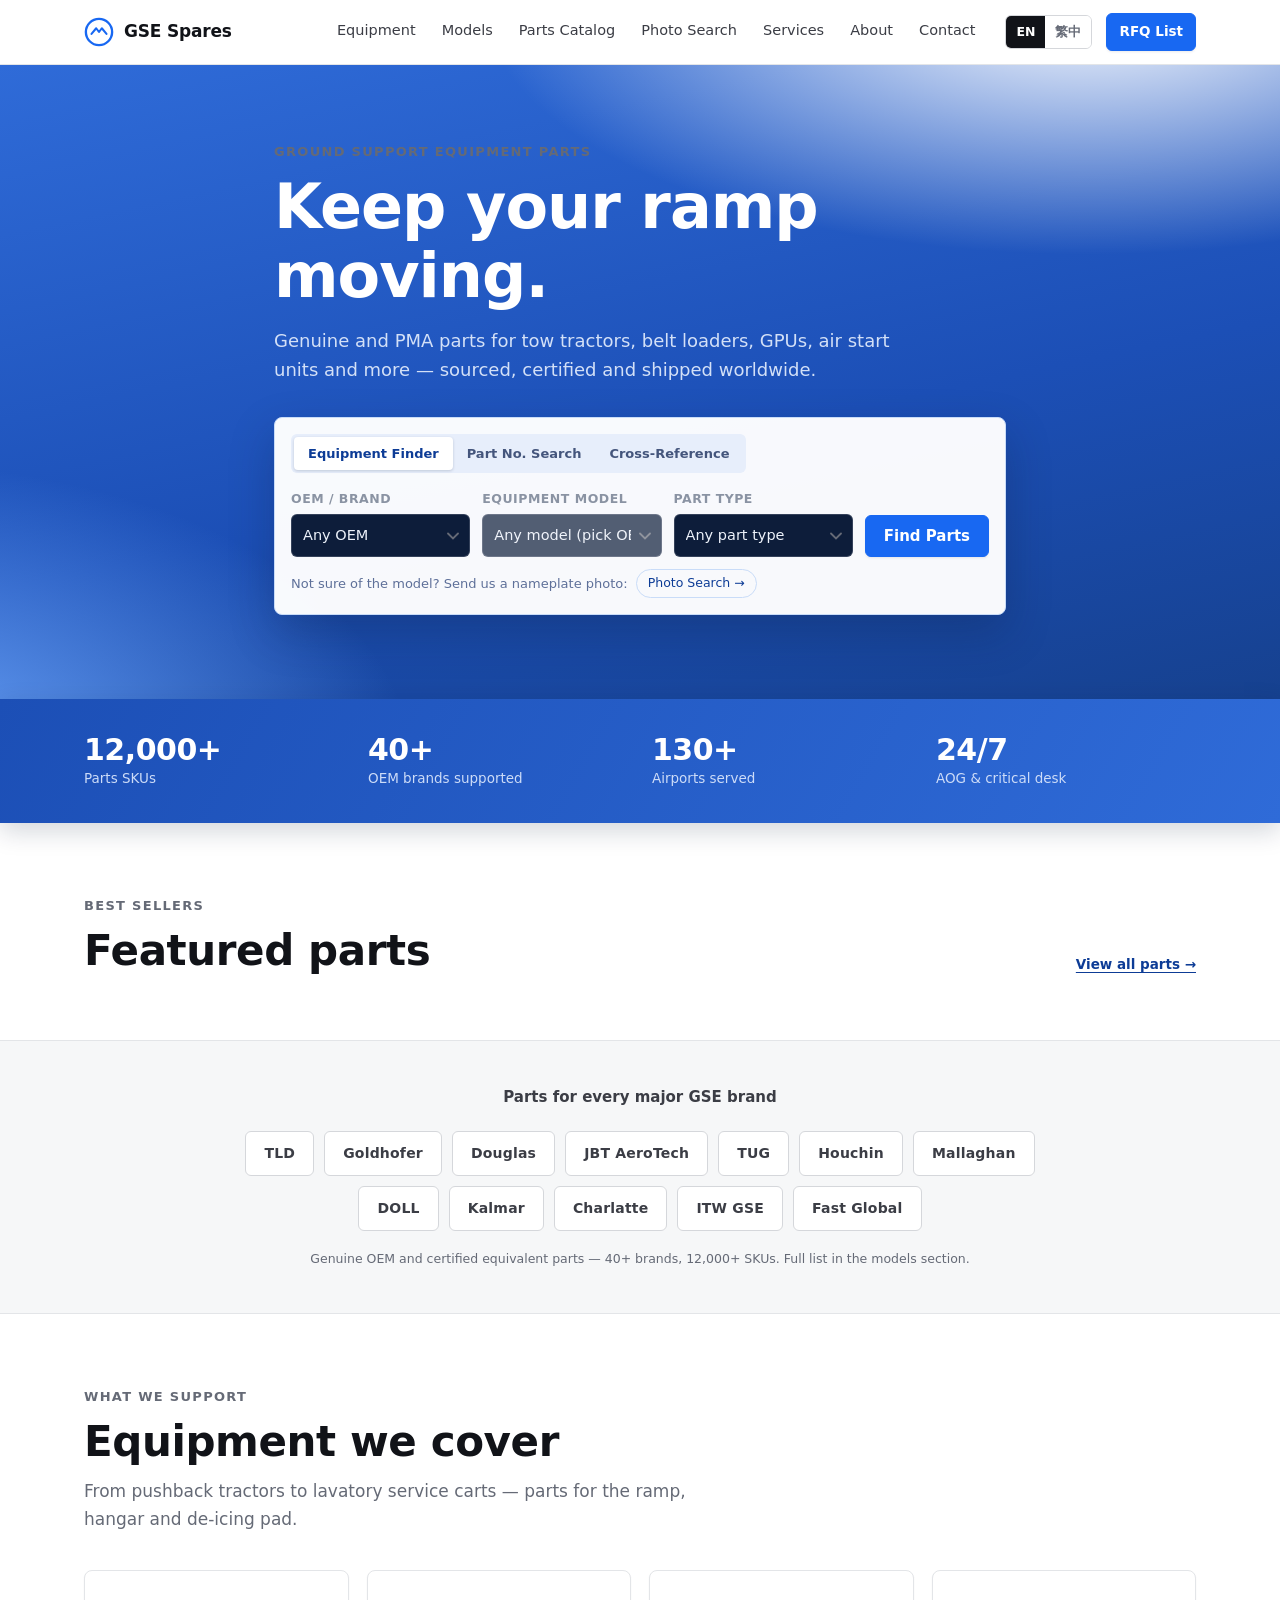
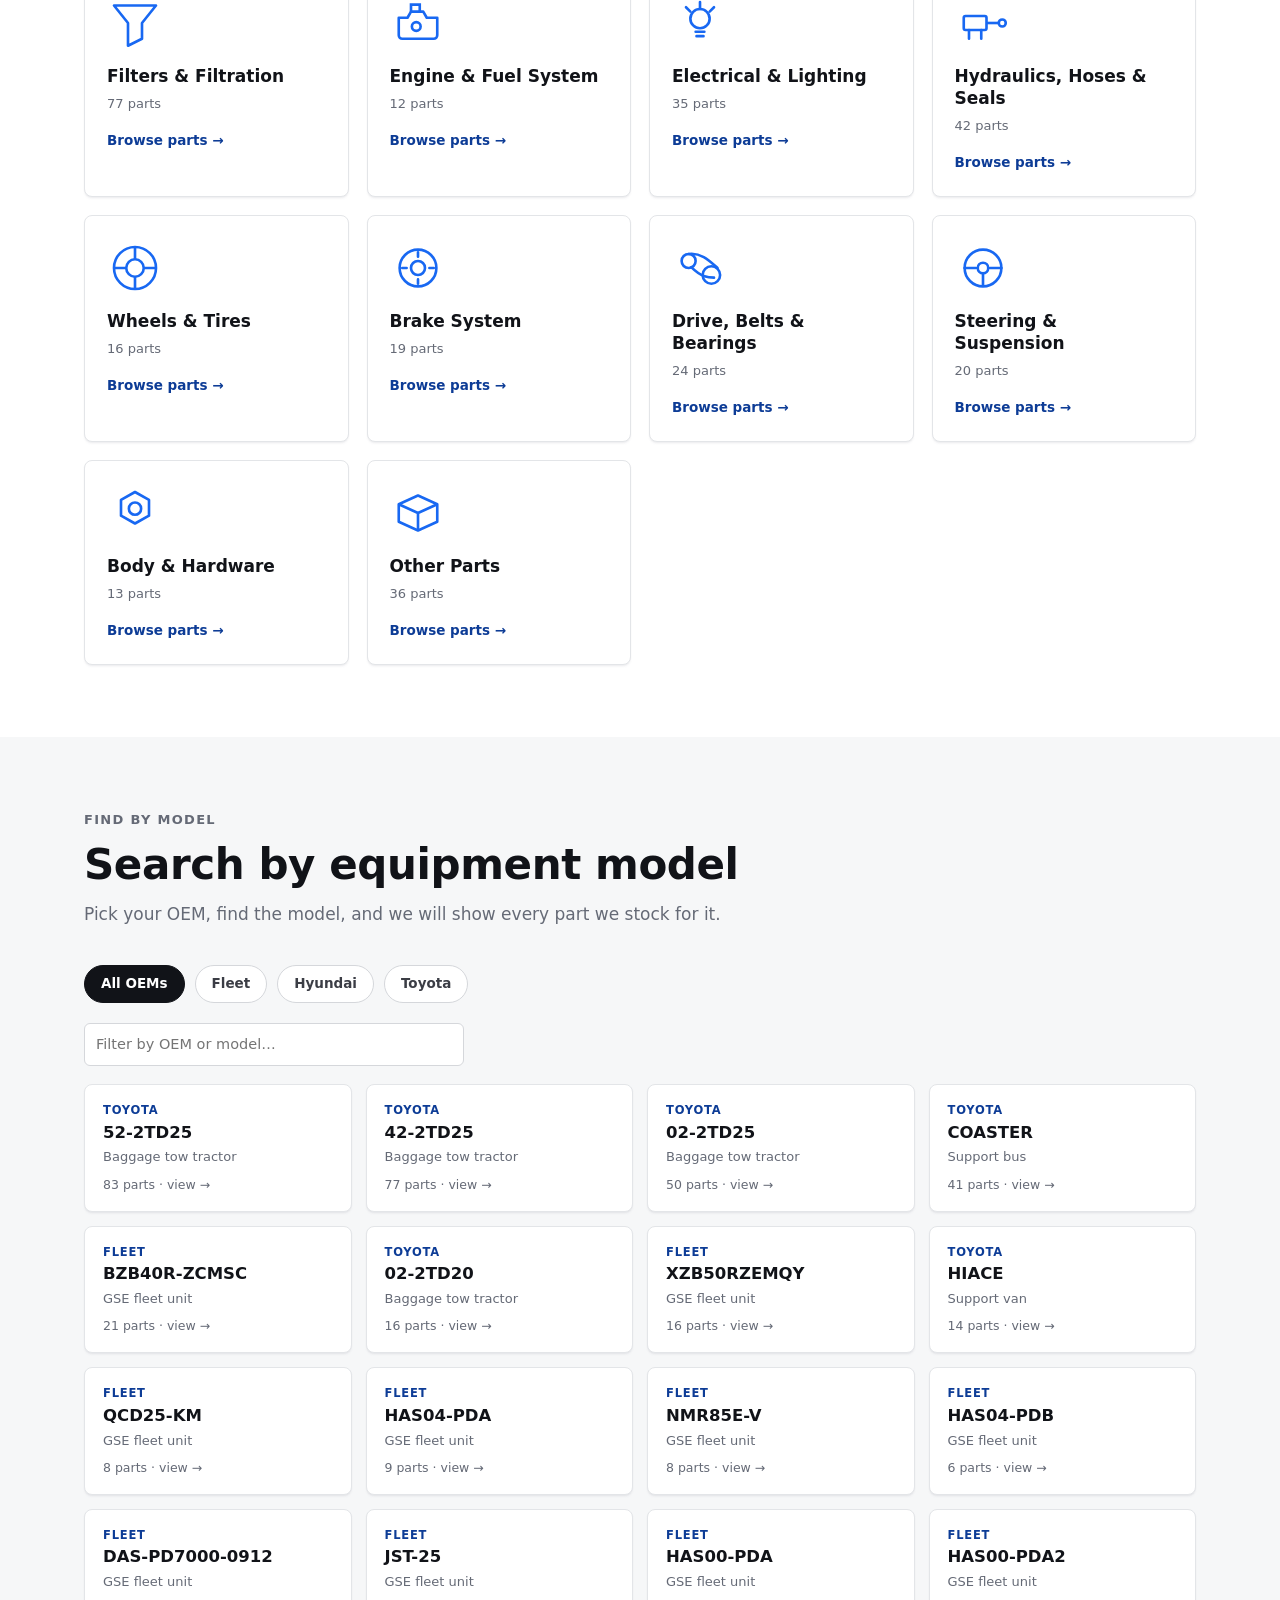
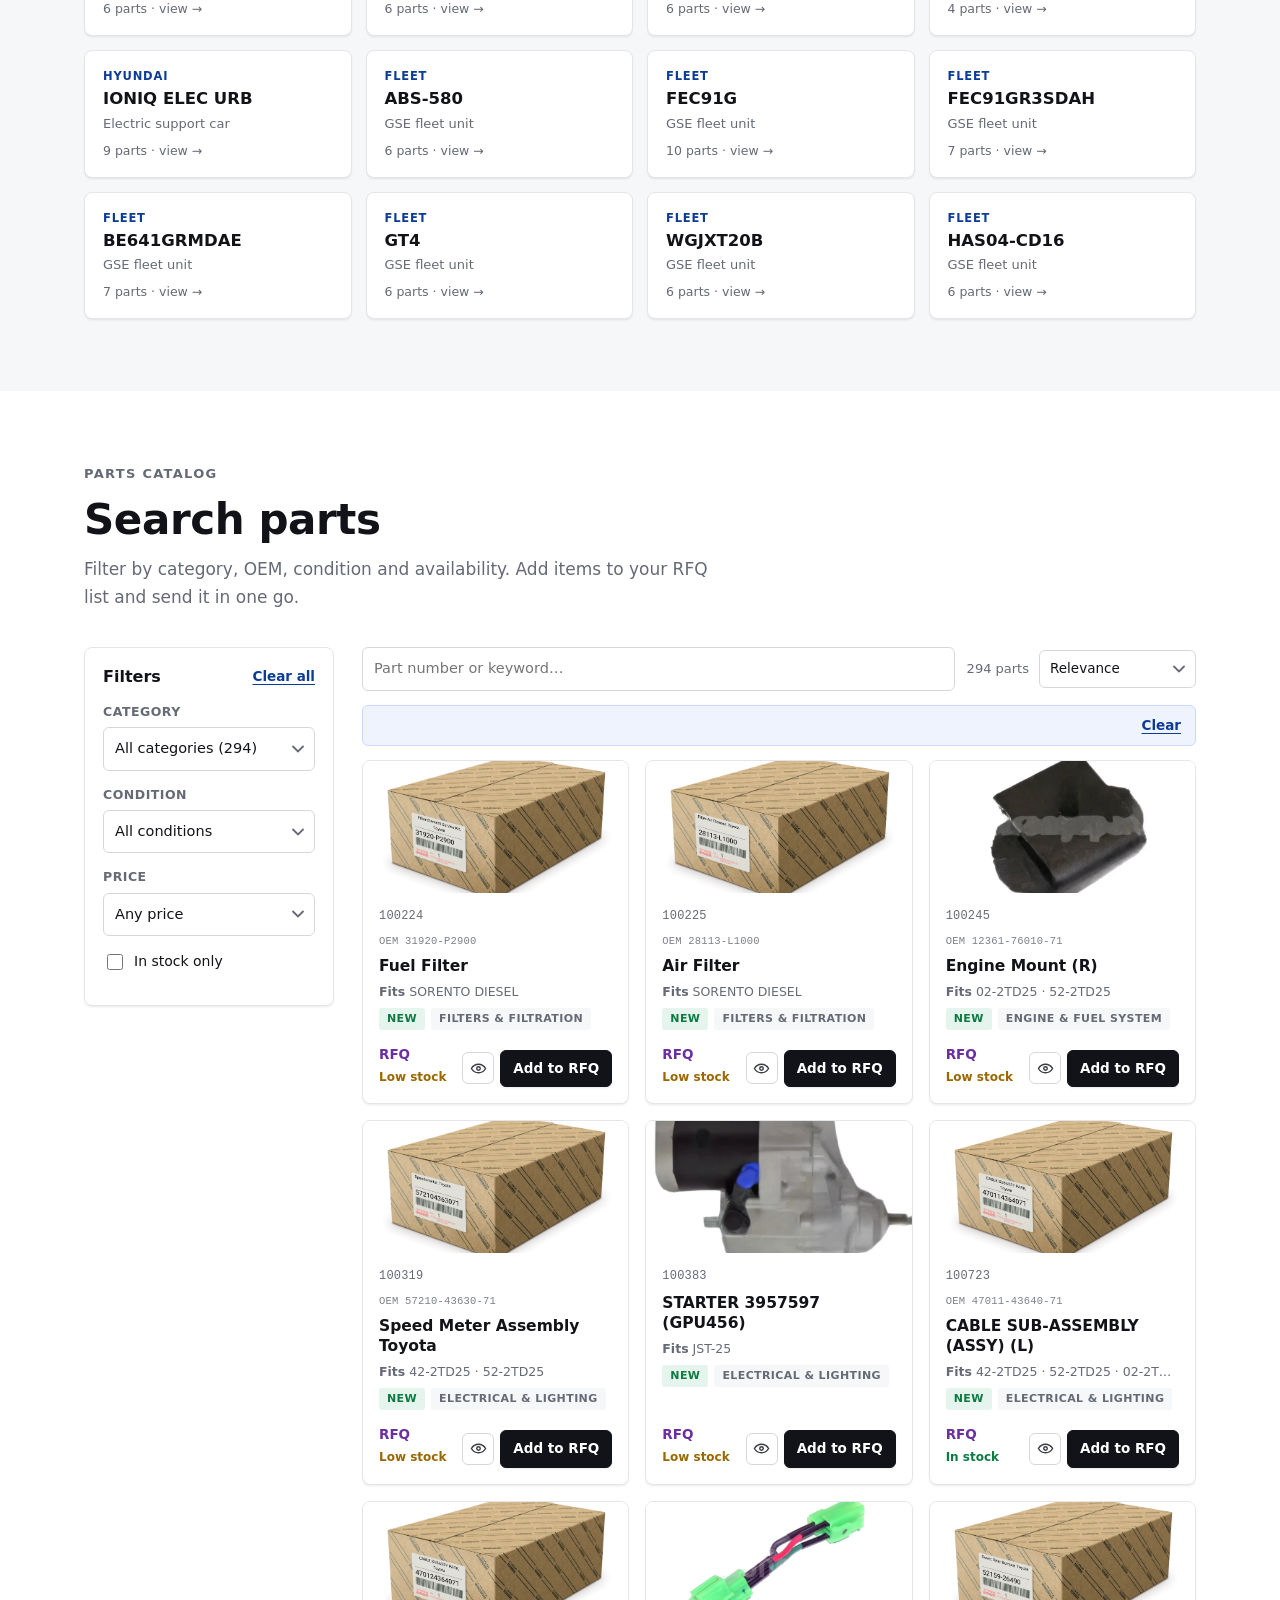
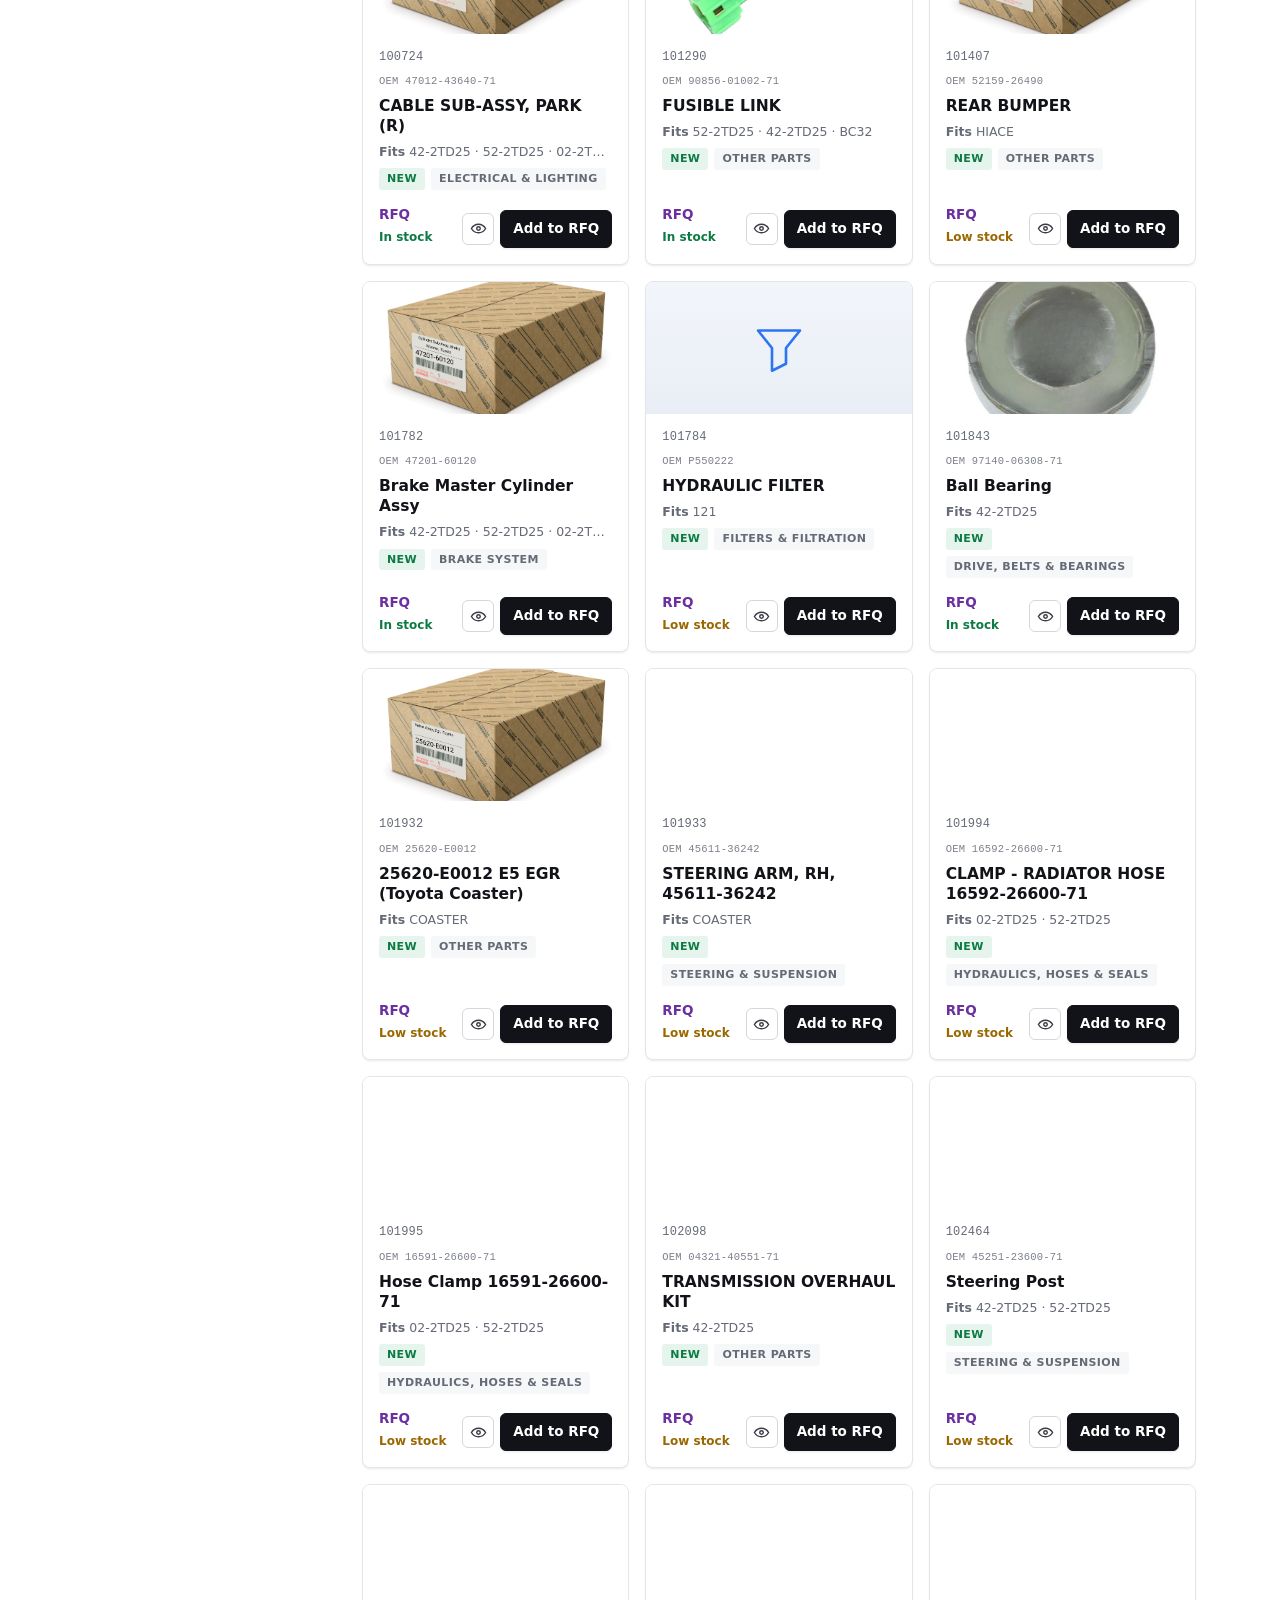
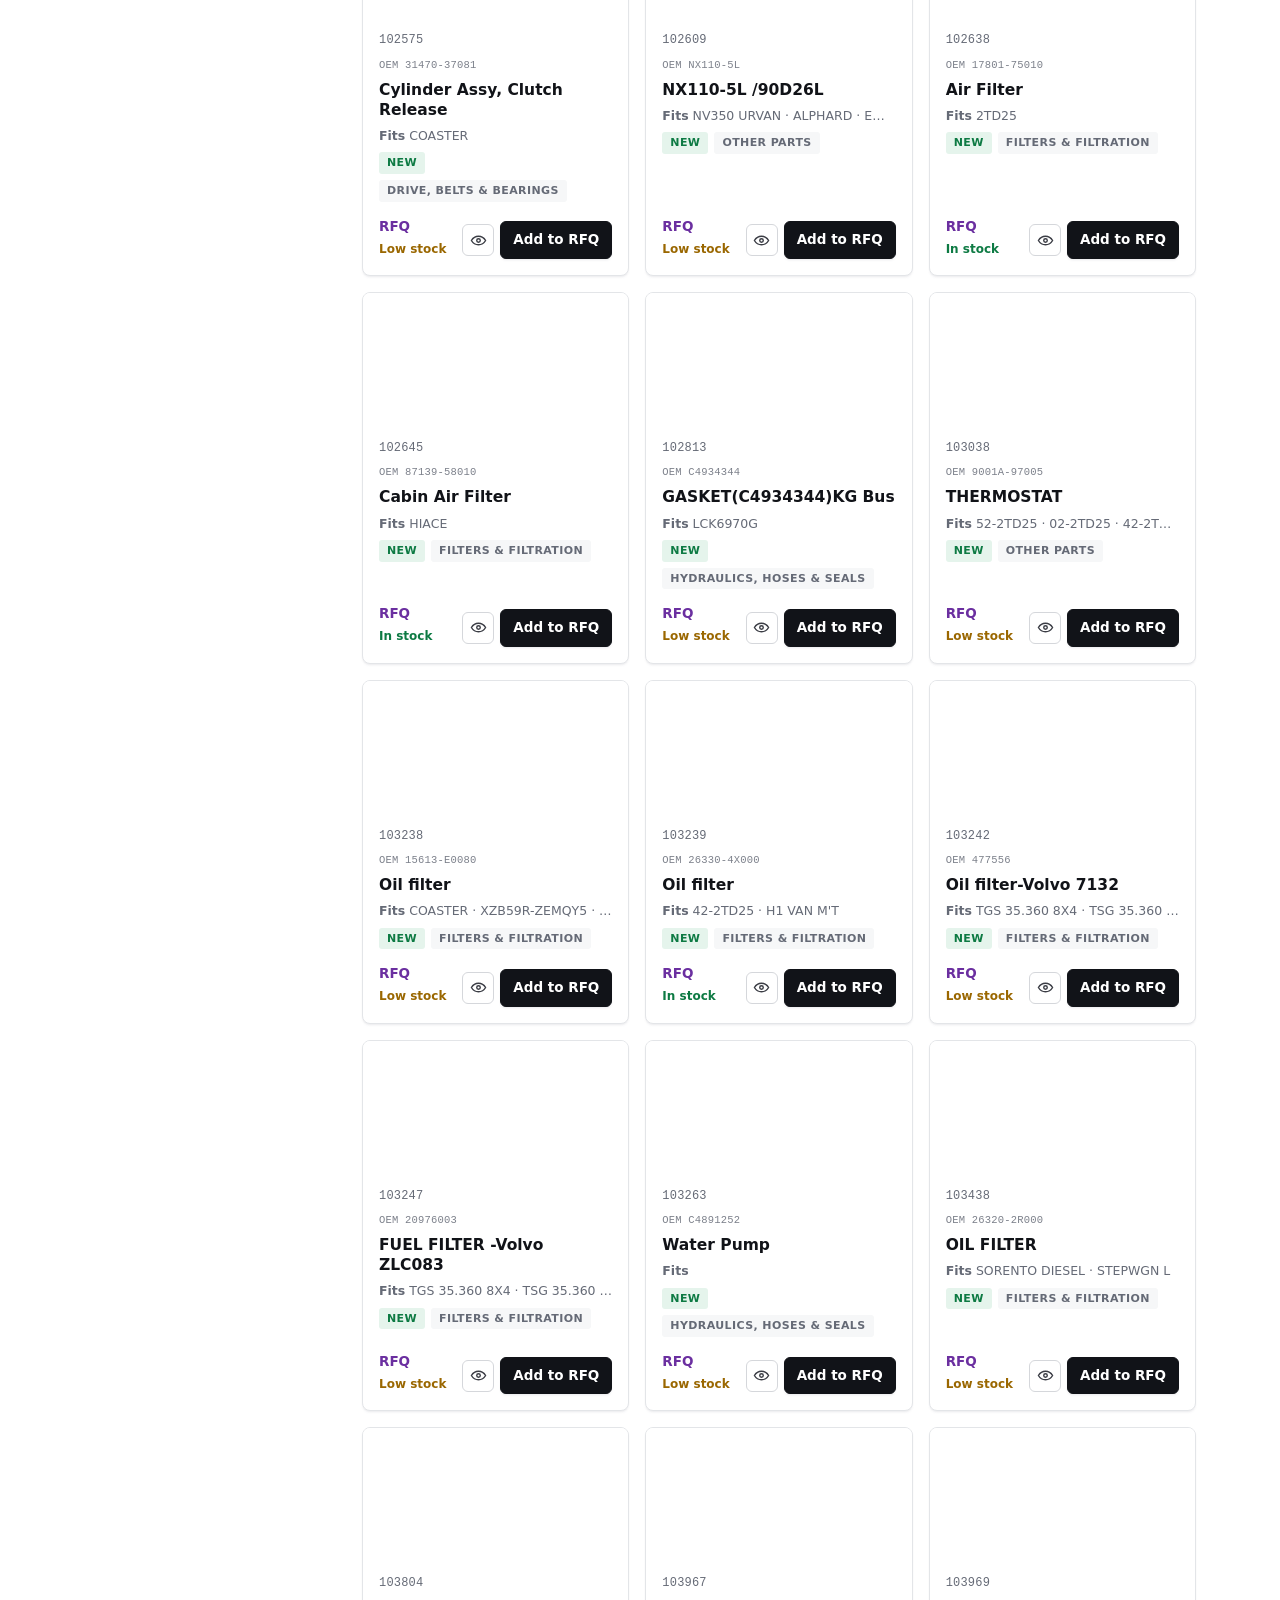
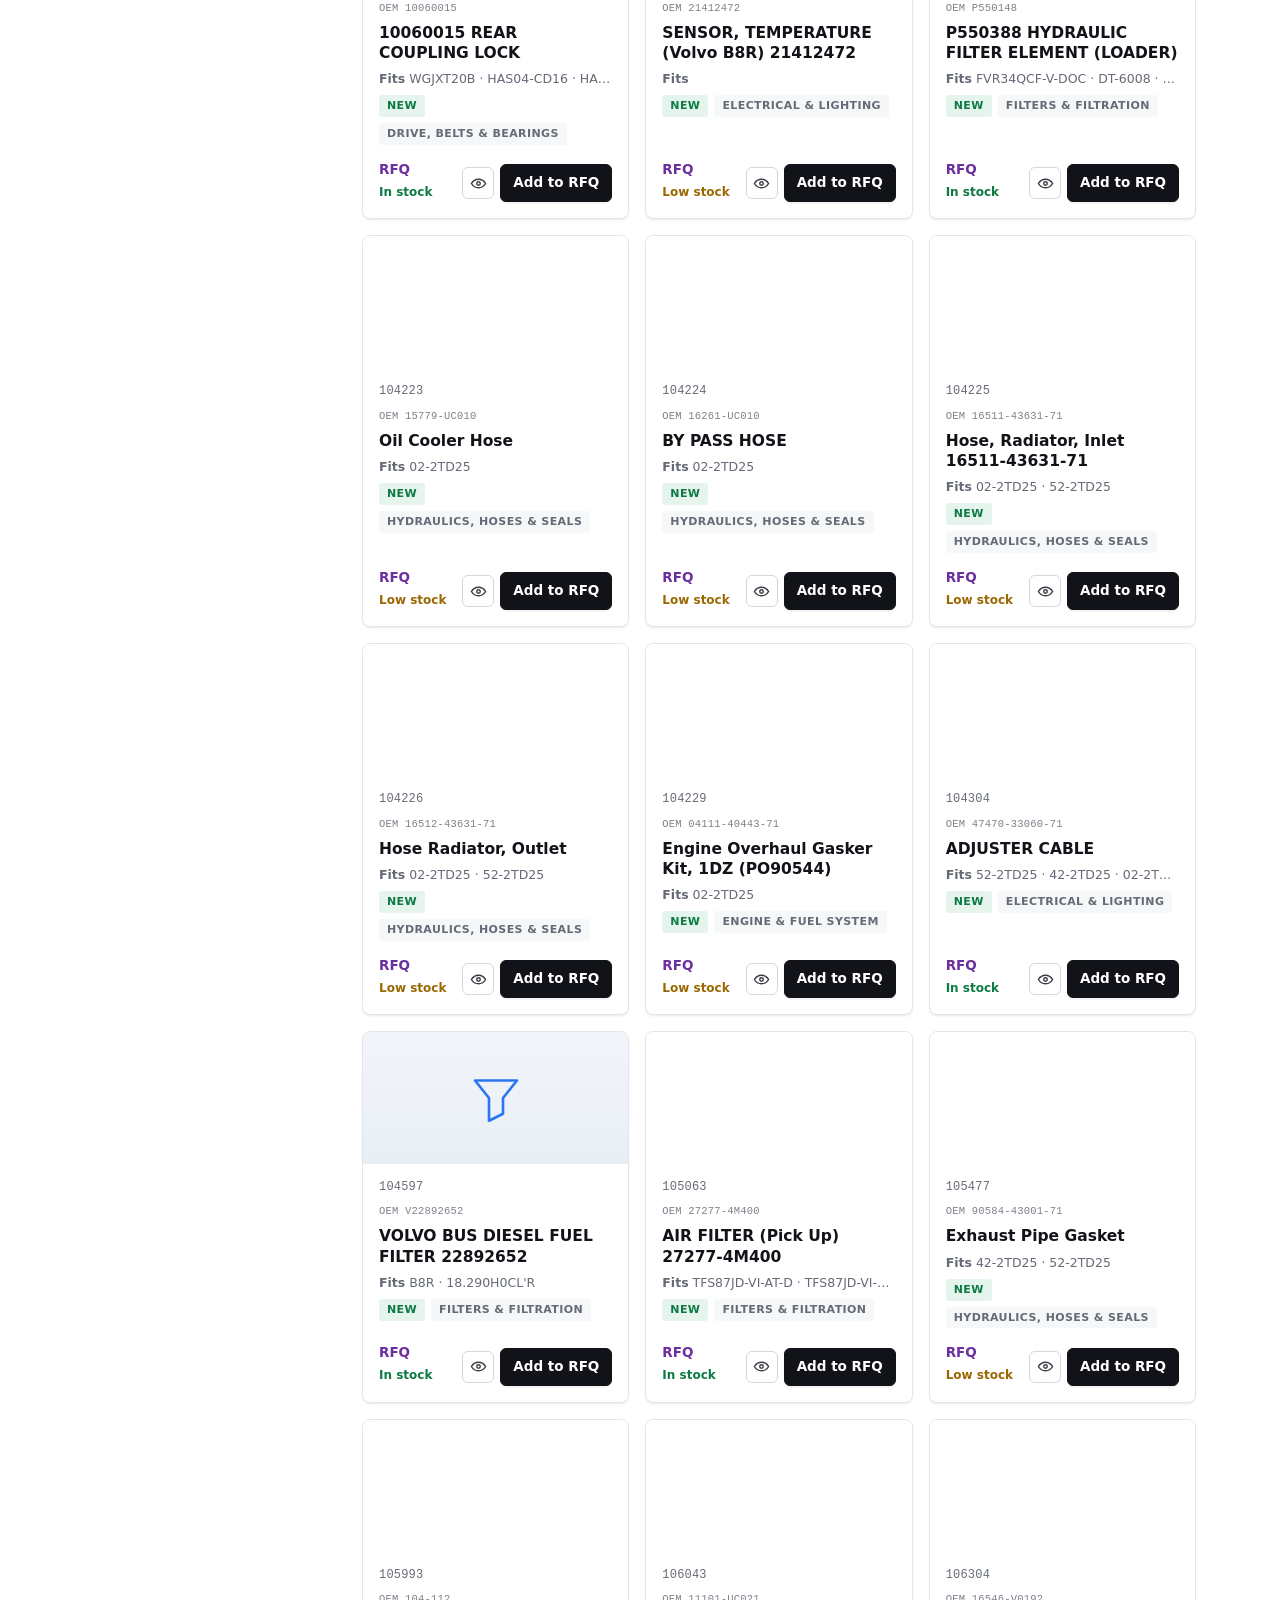
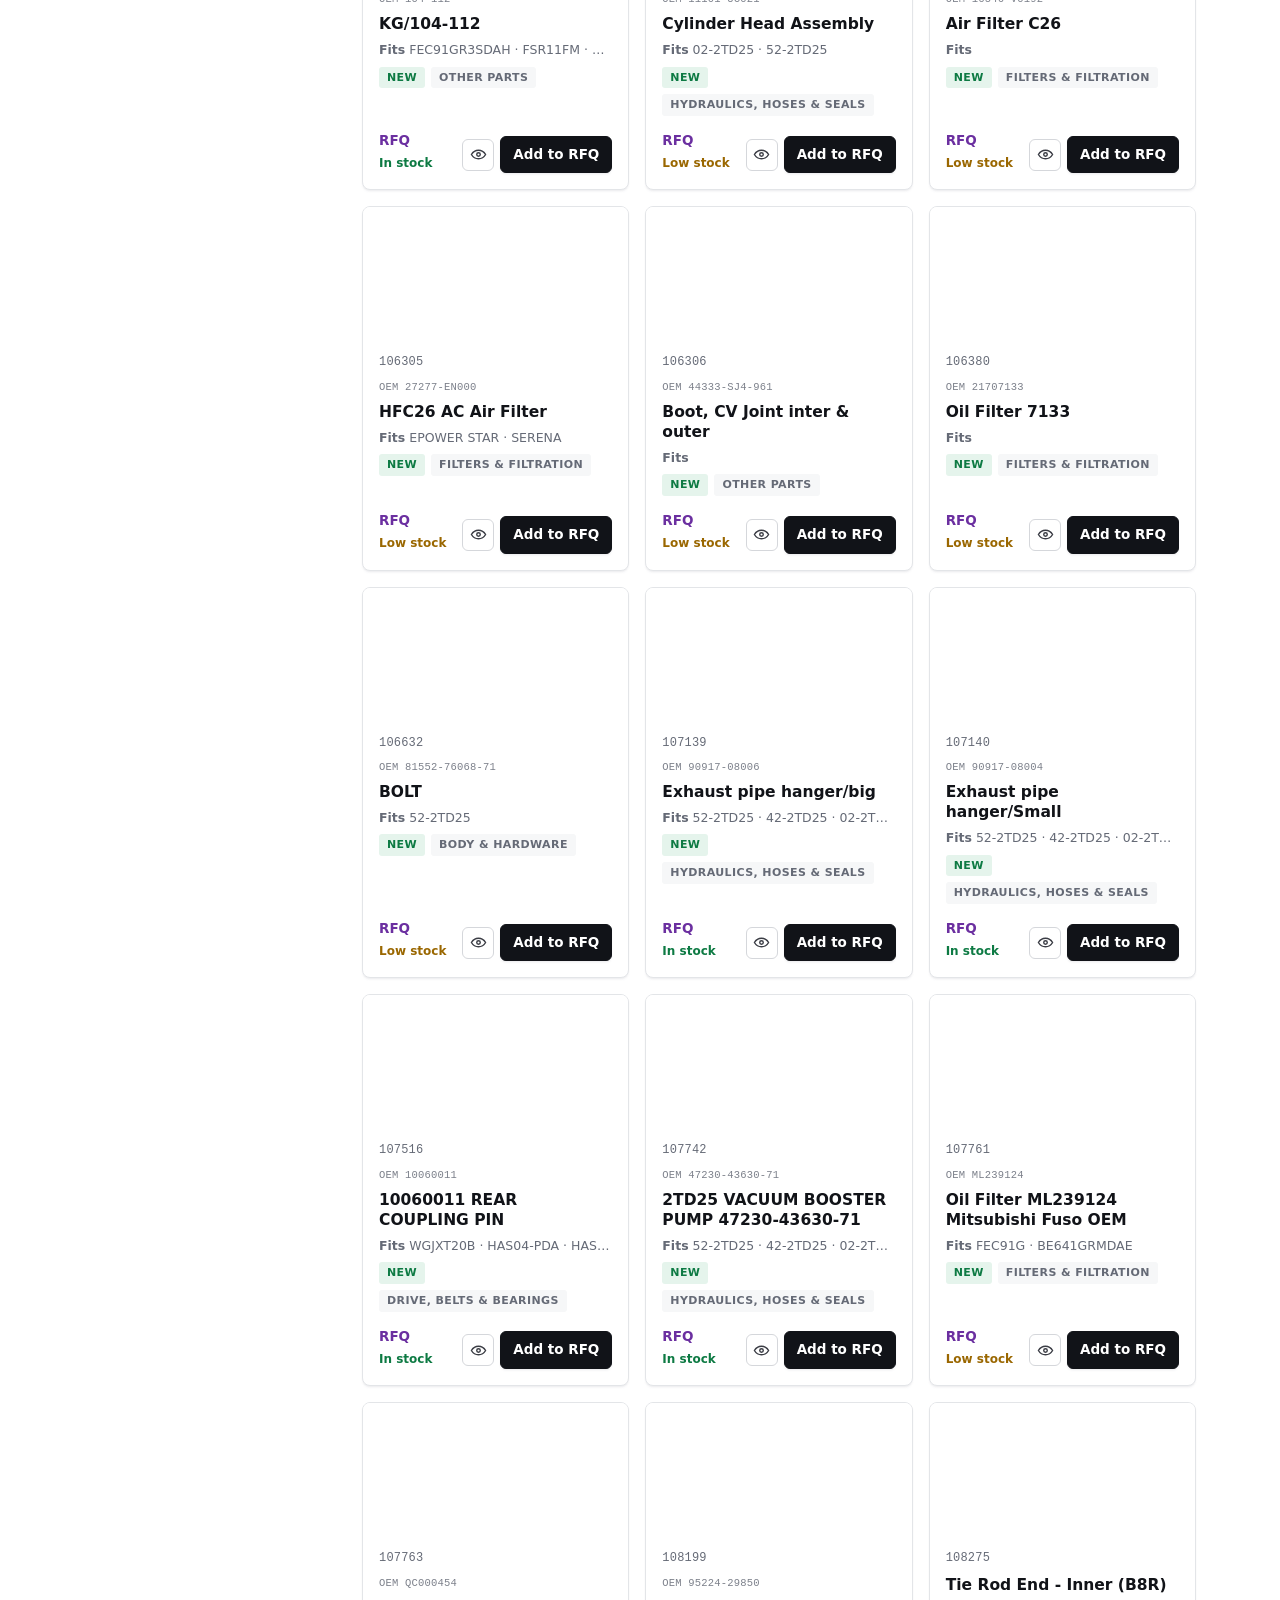
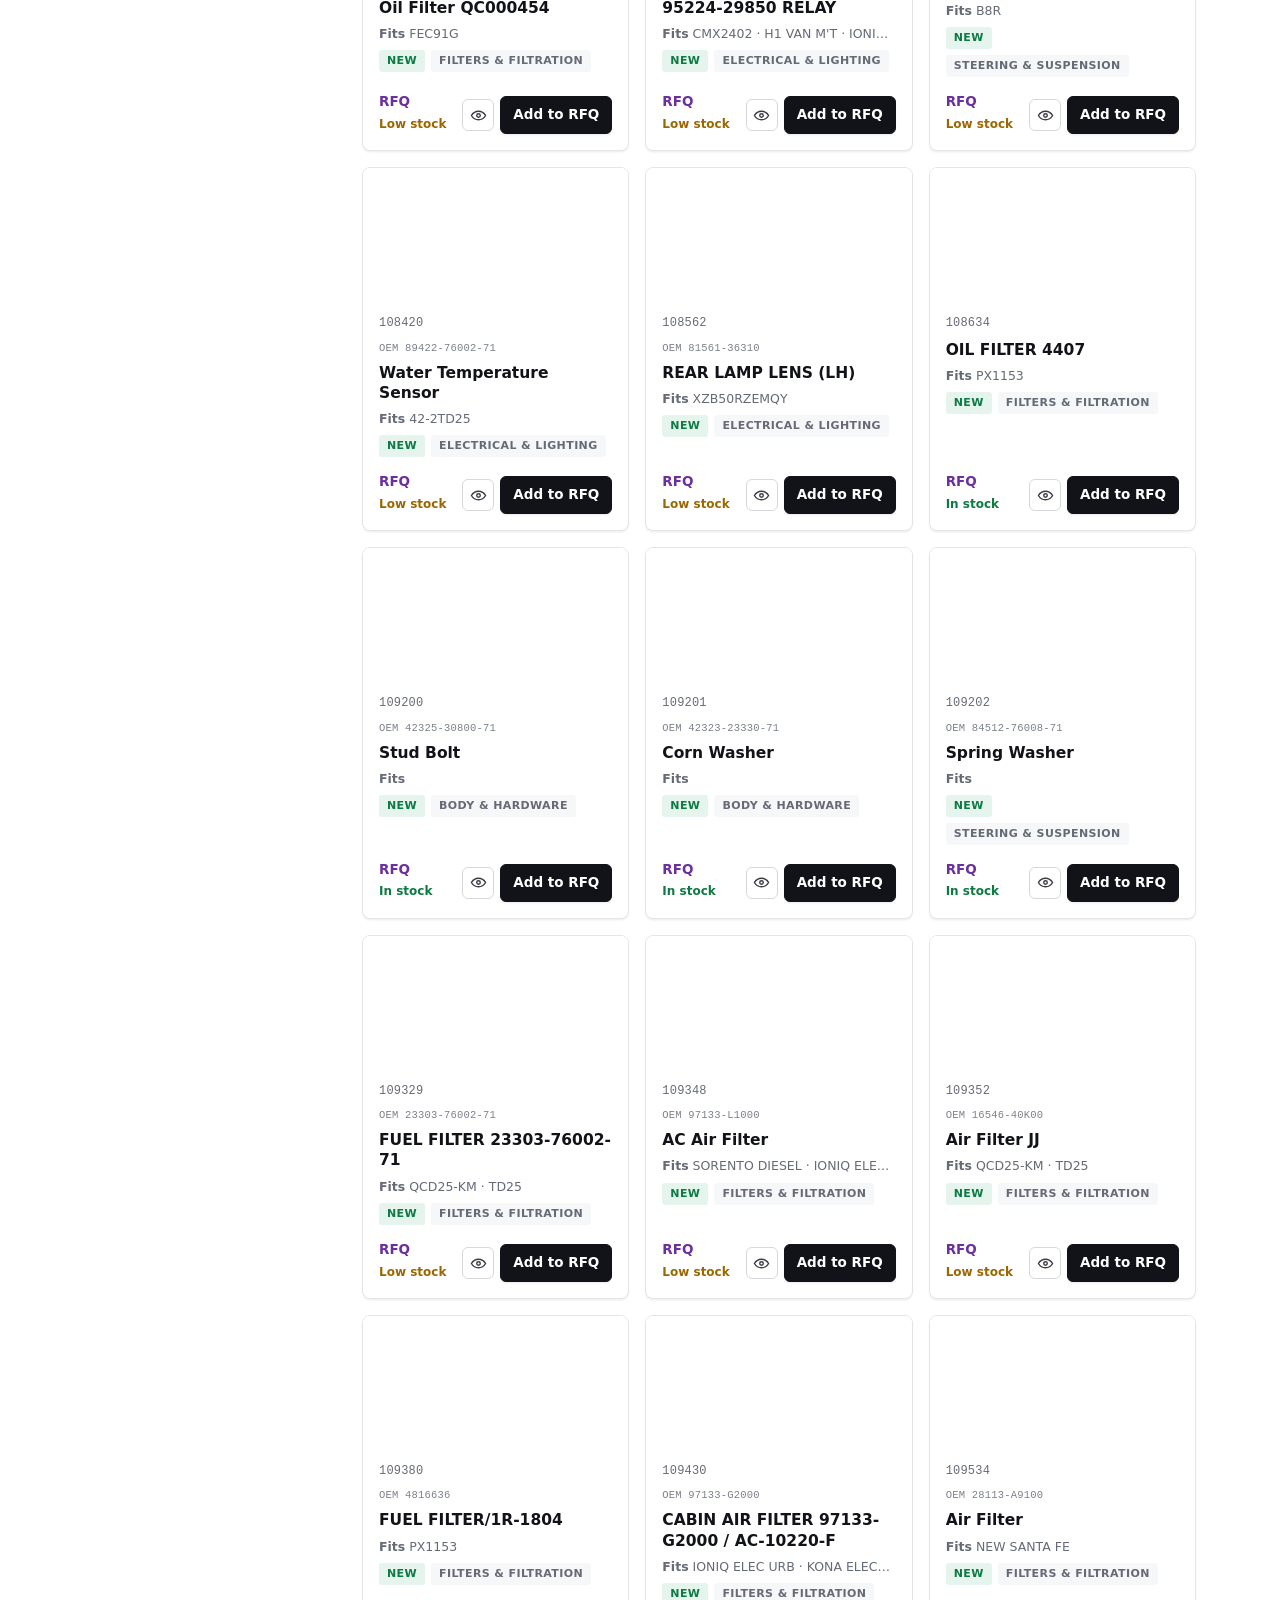
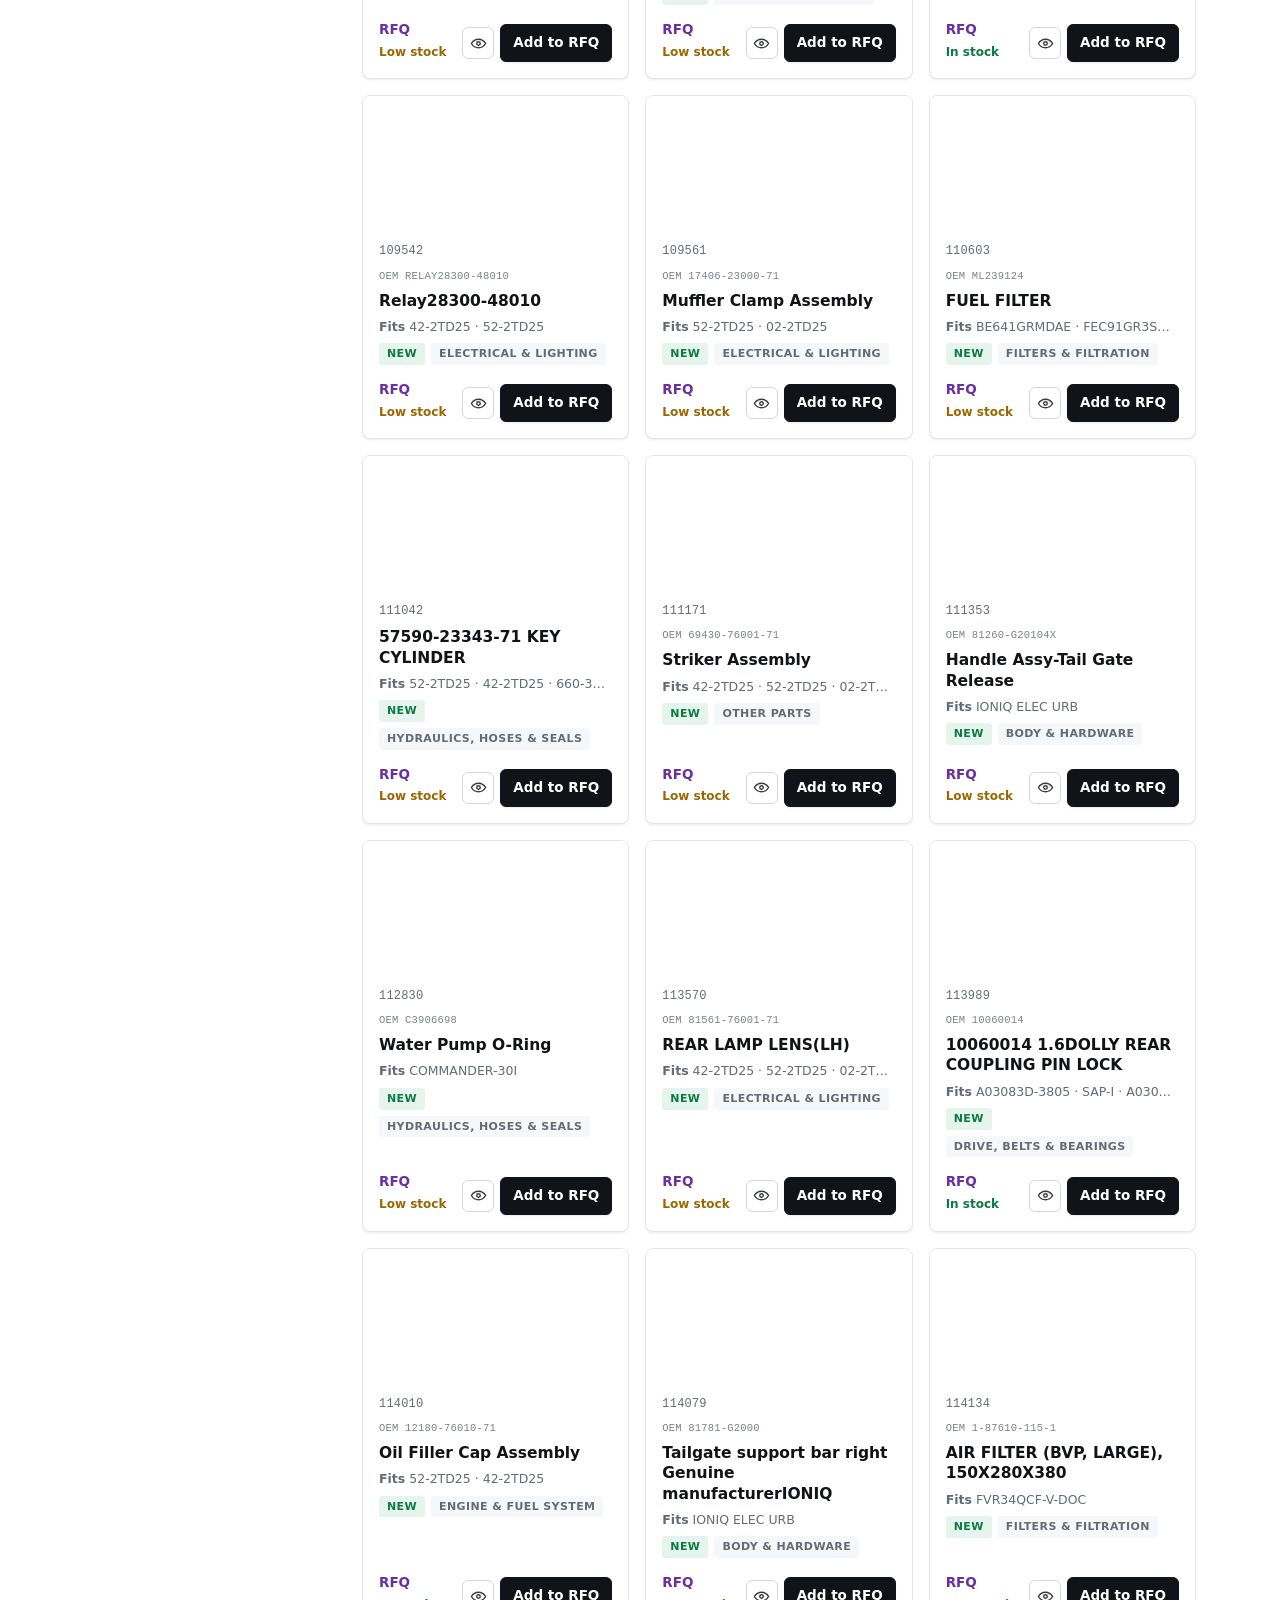
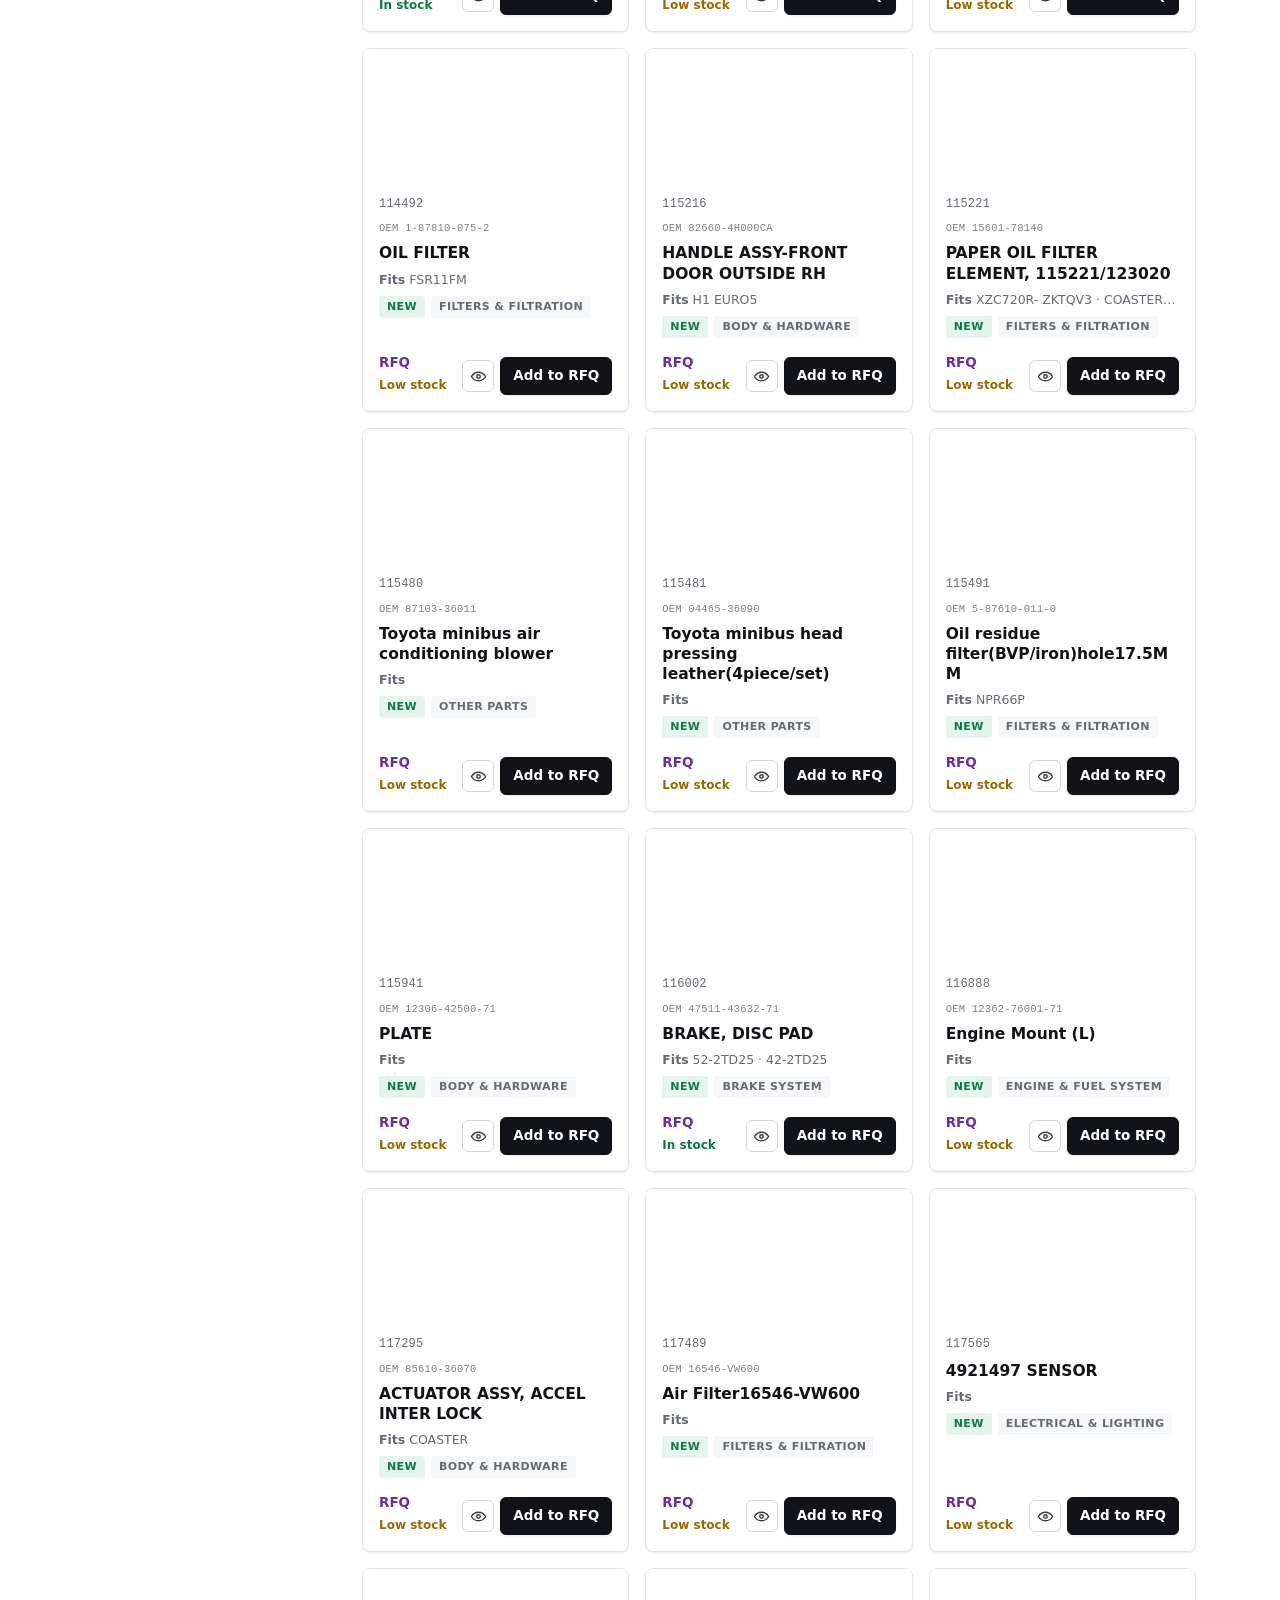
<file: index.html>
<!DOCTYPE html>
<html lang="en">
<head>
<meta charset="utf-8">
<meta name="viewport" content="width=device-width, initial-scale=1">
<!--
  ============================================================
  GSE Parts Website Template — static front-end demo
  Sample data only. No network calls are made anywhere
  (enforced by the CSP below: connect-src 'none').

  TODO before production:
  - Replace company name / logo / contact placeholders
  - Serve over HTTPS with the response headers listed in SECURITY.md
  - Add real part photos (drop files into assets/, keep same-origin)
  ============================================================
-->
<meta http-equiv="Content-Security-Policy" content="default-src 'none'; style-src 'self'; script-src 'self'; img-src 'self' blob: data:; font-src 'self'; connect-src https://formsubmit.co; form-action 'none'; base-uri 'none'">
<meta name="referrer" content="strict-origin">
<meta name="description" content="Airport ground support equipment (GSE) parts: tow tractors, belt loaders, GPUs, air start units and more. Search by part number, equipment model or photo.">
<title>GSE Spares — Airport GSE Parts &amp; Support</title>
<link rel="stylesheet" href="assets/style.css?v=6111fa4">
<link rel="icon" type="image/svg+xml" href="/assets/favicon.svg">
<meta property="og:type" content="website">
<meta property="og:url" content="https://gse-spares.com/">
<meta property="og:site_name" content="GSE Spares">
<meta property="og:title" content="GSE Spares — Airport GSE Parts &amp; Support">
<meta property="og:description" content="Airport ground support equipment (GSE) parts: tow tractors, belt loaders, GPUs, air start units and more. Search by part number, equipment model or photo.">
<meta property="og:image" content="https://gse-spares.com/assets/og-image.png">
<meta property="og:image:width" content="1200">
<meta property="og:image:height" content="630">
<meta property="og:locale" content="en">
<meta name="twitter:card" content="summary_large_image">
<script type="application/ld+json">
{
  "@context": "https://schema.org",
  "@type": "Store",
  "name": "GSE Spares",
  "url": "https://gse-spares.com/",
  "description": "Airport ground support equipment (GSE) parts: tow tractors, belt loaders, GPUs, air start units and more.",
  "image": "https://gse-spares.com/assets/og-image.png"
}
</script>
</head>
<body>
<a class="skip" href="#main" data-i18n="skip">Skip to content</a>

<!-- ================= HEADER ================= -->
<header class="site-header">
  <div class="wrap header-in">
    <a class="brand" href="#home" aria-label="GSE Spares home">
      <svg class="brand-mark" viewBox="0 0 32 32" width="30" height="30" aria-hidden="true" focusable="false">
        <circle cx="16" cy="16" r="14" fill="none" stroke="currentColor" stroke-width="2.5"/>
        <path d="M8 18l5-6 3 4 3-4 5 6" fill="none" stroke="currentColor" stroke-width="2.2" stroke-linecap="round" stroke-linejoin="round"/>
      </svg>
      <!-- TODO: replace company name -->
      <span class="brand-name">GSE Spares</span>
    </a>
    <nav class="nav" id="nav" aria-label="Main">
      <a href="#equipment" data-i18n="nav-equipment">Equipment</a>
      <a href="#models" data-i18n="nav-models">Models</a>
      <a href="#parts" data-i18n="nav-parts">Parts Catalog</a>
      <a href="#visual" data-i18n="nav-visual">Photo Search</a>
      <a href="#services" data-i18n="nav-services">Services</a>
      <a href="#about" data-i18n="nav-about">About</a>
      <a href="#contact" data-i18n="nav-contact">Contact</a>
    </nav>
    <div class="header-actions">
      <div class="lang" role="group" aria-label="Language">
        <button type="button" class="lang-btn is-active" data-lang="en">EN</button>
        <button type="button" class="lang-btn" data-lang="zh">繁中</button>
      </div>
      <button type="button" class="btn btn-accent btn-sm" id="cartOpenBtn">
        <span data-i18n="nav-rfq">RFQ List</span>
        <span class="badge" id="cartBadge" hidden>0</span>
      </button>
      <button type="button" class="burger" id="burger" aria-expanded="false" aria-controls="nav" aria-label="Menu">
        <span></span><span></span><span></span>
      </button>
    </div>
  </div>
</header>

<main id="main">

<!-- ================= HERO ================= -->
<section class="hero" id="home">
  <div class="wrap hero-in">
    <p class="kicker" data-i18n="hero-kicker">Ground support equipment parts</p>
    <h1 class="hero-title" data-i18n="hero-title">Keep your ramp moving.</h1>
    <p class="hero-sub" data-i18n="hero-sub">Genuine and PMA parts for tow tractors, belt loaders, GPUs, air start units and more — sourced, certified and shipped worldwide.</p>

    <div class="searchbox" role="search">
      <div class="seg" role="tablist" aria-label="Search mode">
        <button type="button" class="seg-btn is-active" data-mode="finder" role="tab" aria-selected="true" data-i18n="fm-finder">Equipment Finder</button>
        <button type="button" class="seg-btn" data-mode="search" role="tab" aria-selected="false" data-i18n="fm-search">Part No. Search</button>
        <button type="button" class="seg-btn" data-mode="xref" role="tab" aria-selected="false" data-i18n="fm-xref">Cross-Reference</button>
      </div>

      <!-- Mode 1: cascading equipment finder -->
      <div class="mode-panel" id="modeFinder">
        <div class="finder-row">
          <div class="finder-field">
            <label class="flabel" for="fOem" data-i18n="fm-oem">OEM / Brand</label>
            <select id="fOem" class="select"></select>
          </div>
          <div class="finder-field">
            <label class="flabel" for="fModel" data-i18n="fm-model">Equipment Model</label>
            <select id="fModel" class="select"></select>
          </div>
          <div class="finder-field">
            <label class="flabel" for="fPartCat" data-i18n="fm-cat">Part Type</label>
            <select id="fPartCat" class="select"></select>
          </div>
          <button type="button" class="btn btn-accent finder-go" id="finderGo" data-i18n="fm-go">Find Parts</button>
        </div>
        <p class="hero-hint"><span data-i18n="fm-hint">Not sure of the model? Send us a nameplate photo:</span>
          <a class="chip chip-mini" href="#visual" data-i18n="fm-photo">Photo Search →</a>
        </p>
      </div>

      <!-- Mode 2: keyword / PN search -->
      <div class="mode-panel" id="modeSearch" hidden>
        <div class="seg seg-sub" role="group" aria-label="Search scope">
          <button type="button" class="seg-btn is-active" data-scope="all" data-i18n="seg-all">All</button>
          <button type="button" class="seg-btn" data-scope="part" data-i18n="seg-part">Part No.</button>
          <button type="button" class="seg-btn" data-scope="model" data-i18n="seg-model">Equipment</button>
        </div>
        <div class="search-row">
          <svg class="search-ico" viewBox="0 0 24 24" width="20" height="20" aria-hidden="true" focusable="false">
            <circle cx="11" cy="11" r="7" fill="none" stroke="currentColor" stroke-width="2"/>
            <path d="M16.5 16.5L21 21" stroke="currentColor" stroke-width="2" stroke-linecap="round"/>
          </svg>
          <input id="heroSearch" type="search" autocomplete="off" spellcheck="false"
                 placeholder="Search part number, model or keyword…" aria-label="Search parts"
                 data-i18n-ph="hero-search-ph">
          <button type="button" class="btn btn-accent" id="heroGo" data-i18n="hero-go">Search</button>
        </div>
        <ul class="suggest" id="suggest" hidden></ul>
        <p class="hero-hint"><span data-i18n="hero-try">Try:</span>
          <button type="button" class="chip chip-mini" data-example="TL-4812-201">TL-4812-201</button>
          <button type="button" class="chip chip-mini" data-example="TMX">TLD TMX</button>
          <button type="button" class="chip chip-mini" data-example="400Hz">400Hz</button>
        </p>
      </div>

      <!-- Mode 3: OEM cross-reference lookup -->
      <div class="mode-panel" id="modeXref" hidden>
        <div class="search-row">
          <svg class="search-ico" viewBox="0 0 24 24" width="20" height="20" aria-hidden="true" focusable="false">
            <path d="M4 6h16M4 12h10M4 18h7" stroke="currentColor" stroke-width="2" stroke-linecap="round"/>
          </svg>
          <input id="xrefInput" type="search" autocomplete="off" spellcheck="false"
                 placeholder="Enter OEM part number e.g. TLD 4812-201…" aria-label="Cross-reference lookup"
                 data-i18n-ph="xr-ph">
          <button type="button" class="btn btn-accent" id="xrefGo" data-i18n="xr-go">Look Up</button>
        </div>
        <div class="xref-result" id="xrefResult" hidden></div>
        <p class="hero-hint"><span data-i18n="xr-hint">Over 12,000 verified interchanges — type any OEM reference:</span>
          <button type="button" class="chip chip-mini" data-xref="TLD 4812-201">TLD 4812-201</button>
          <button type="button" class="chip chip-mini" data-xref="BAL 815111">BAL 815111</button>
        </p>
      </div>
    </div>
  </div>
</section>

<!-- ================= STATS ================= -->
<section class="stats-band" aria-label="Company statistics">
  <div class="wrap stats-grid">
    <div class="stat"><span class="stat-n">12,000+</span><span class="stat-l" data-i18n="stat1">Parts SKUs</span></div>
    <div class="stat"><span class="stat-n">40+</span><span class="stat-l" data-i18n="stat2">OEM brands supported</span></div>
    <div class="stat"><span class="stat-n">130+</span><span class="stat-l" data-i18n="stat3">Airports served</span></div>
    <div class="stat"><span class="stat-n">24/7</span><span class="stat-l" data-i18n="stat4">AOG &amp; critical desk</span></div>
  </div>
</section>

<!-- ================= FEATURED PRODUCTS ================= -->
<section class="section section-tight" id="featured">
  <div class="wrap">
    <div class="sec-head">
      <div>
        <p class="kicker" data-i18n="fp-kicker">Best sellers</p>
        <h2 class="h2" data-i18n="fp-title">Featured parts</h2>
      </div>
      <a class="link-btn" href="#parts" data-i18n="fp-view-all">View all parts →</a>
    </div>
    <div class="part-grid" id="featuredGrid"></div>
  </div>
</section>

<!-- ================= FEATURED BRANDS ================= -->
<section class="brands-band" aria-label="Brands we stock">
  <div class="wrap">
    <p class="brands-t" data-i18n="fb-title">Parts for every major GSE brand</p>
    <div class="brand-wall" id="brandWall"></div>
    <p class="brands-sub" data-i18n="fb-sub">Genuine OEM and certified equivalent parts — 40+ brands, 12,000+ SKUs. Full list in the models section.</p>
  </div>
</section>

<!-- ================= EQUIPMENT CATEGORIES ================= -->
<section class="section" id="equipment">
  <div class="wrap">
    <p class="kicker" data-i18n="eq-kicker">What we support</p>
    <h2 class="h2" data-i18n="eq-title">Equipment we cover</h2>
    <p class="section-sub" data-i18n="eq-sub">From pushback tractors to lavatory service carts — parts for the ramp, hangar and de-icing pad.</p>
    <div class="cat-grid" id="catGrid"></div>
  </div>
</section>

<!-- ================= EQUIPMENT MODELS ================= -->
<section class="section section-alt" id="models">
  <div class="wrap">
    <p class="kicker" data-i18n="md-kicker">Find by model</p>
    <h2 class="h2" data-i18n="md-title">Search by equipment model</h2>
    <p class="section-sub" data-i18n="md-sub">Pick your OEM, find the model, and we will show every part we stock for it.</p>
    <div class="chips" id="brandChips" role="group" aria-label="OEM filter"></div>
    <div class="model-tools">
      <input id="modelSearch" type="search" autocomplete="off" placeholder="Filter by OEM or model…" aria-label="Filter models" data-i18n-ph="md-search-ph">
    </div>
    <div class="model-grid" id="modelGrid"></div>
  </div>
</section>

<!-- ================= PARTS CATALOG ================= -->
<section class="section" id="parts">
  <div class="wrap">
    <p class="kicker" data-i18n="pr-kicker">Parts catalog</p>
    <h2 class="h2" data-i18n="pr-title">Search parts</h2>
    <p class="section-sub" data-i18n="pr-sub">Filter by category, OEM, condition and availability. Add items to your RFQ list and send it in one go.</p>

    <div class="catalog">
      <aside class="filters" aria-label="Filters">
        <div class="filters-head">
          <h3 class="h3" data-i18n="fl-title">Filters</h3>
          <button type="button" class="link-btn" id="clearFilters" data-i18n="fl-clear">Clear all</button>
        </div>
        <div class="fgroup">
          <label class="flabel" for="fCat" data-i18n="fl-cat">Category</label>
          <select id="fCat" class="select"></select>
        </div>
        <div class="fgroup">
          <label class="flabel" for="fCond" data-i18n="fl-cond">Condition</label>
          <select id="fCond" class="select"></select>
        </div>
        <div class="fgroup">
          <label class="flabel" for="fPrice" data-i18n="fl-price">Price</label>
          <select id="fPrice" class="select"></select>
        </div>
        <div class="fgroup fcheck">
          <input type="checkbox" id="fStock">
          <label for="fStock" data-i18n="fl-stock">In stock only</label>
        </div>
      </aside>

      <div class="results">
        <div class="toolbar">
          <input id="catSearch" type="search" autocomplete="off" placeholder="Part number or keyword…" aria-label="Filter parts" data-i18n-ph="cat-search-ph">
          <div class="toolbar-right">
            <span class="count" id="resultCount"></span>
            <label class="sr-only" for="fSort" data-i18n="tb-sort">Sort</label>
            <select id="fSort" class="select select-sm"></select>
          </div>
        </div>
        <div class="model-banner" id="modelBanner" hidden>
          <span id="modelBannerText"></span>
          <button type="button" class="link-btn" id="modelClear" data-i18n="mb-clear">Clear</button>
        </div>
        <div class="part-grid" id="partGrid"></div>
        <div class="empty" id="emptyState" hidden>
          <p class="empty-title" data-i18n="em-title">No parts found</p>
          <p class="empty-sub" data-i18n="em-sub">Try a different part number, widen the filters, or send us the photo — we source hard-to-find items.</p>
          <button type="button" class="btn" id="emptyReset" data-i18n="em-reset">Reset filters</button>
        </div>
      </div>
    </div>
  </div>
</section>

<!-- ================= VISUAL / PHOTO SEARCH ================= -->
<section class="section section-dark" id="visual">
  <div class="wrap">
    <p class="kicker kicker-dark" data-i18n="vs-kicker">Visual search</p>
    <h2 class="h2 h2-dark" data-i18n="vs-title">Snap it. Find it.</h2>
    <p class="section-sub sub-dark" data-i18n="vs-sub">Upload a photo of the part. Our matcher compares it against the catalog and returns the closest part numbers with confidence scores.</p>

    <div class="visual-box">
      <div class="dropzone" id="dropzone" role="button" tabindex="0"
           aria-label="Upload a part photo" data-i18n-aria="vs-drop-aria">
        <svg viewBox="0 0 48 48" width="44" height="44" aria-hidden="true" focusable="false">
          <rect x="4" y="10" width="40" height="28" rx="4" fill="none" stroke="currentColor" stroke-width="2.5"/>
          <circle cx="18" cy="22" r="5" fill="none" stroke="currentColor" stroke-width="2.5"/>
          <path d="M8 34l10-8 6 5 7-9 9 12" fill="none" stroke="currentColor" stroke-width="2.5" stroke-linecap="round" stroke-linejoin="round"/>
        </svg>
        <p class="dz-text" data-i18n="vs-drop">Drop a part photo here, or click to browse</p>
        <p class="dz-sub" data-i18n="vs-hint">JPG / PNG / WebP · up to 8 MB</p>
        <input type="file" id="fileInput" accept="image/*" class="sr-only" aria-hidden="true" tabindex="-1">
      </div>

      <div class="vs-preview" id="vsPreview" hidden>
        <div class="vs-photo-wrap">
          <img id="vsPhoto" alt="Uploaded part photo preview">
          <span class="vs-demo-tag" data-i18n="vs-demo">Demo matcher</span>
        </div>
        <div class="vs-progress" id="vsProgress">
          <div class="vs-bar"><div class="vs-bar-fill" id="vsBarFill"></div></div>
          <p class="vs-status" id="vsStatus" data-i18n="vs-analyzing">Matching against catalog…</p>
          <button type="button" class="link-btn" id="vsReset" data-i18n="vs-try">Try another photo</button>
        </div>
      </div>

      <div class="vs-results" id="vsResults" hidden>
        <h3 class="h3 h3-dark" data-i18n="vs-results">Best matches</h3>
        <div class="part-grid" id="vsGrid"></div>
      </div>
    </div>

    <p class="privacy-note">
      <svg viewBox="0 0 24 24" width="16" height="16" aria-hidden="true" focusable="false">
        <path d="M12 3l7 3v5c0 5-3.2 8.4-7 10-3.8-1.6-7-5-7-10V6z" fill="none" stroke="currentColor" stroke-width="2"/>
      </svg>
      <span data-i18n="vs-note">Your photo is processed entirely in your browser — this demo makes zero network requests and stores nothing.</span>
    </p>
  </div>
</section>

<!-- ================= ABOUT ================= -->
<section class="section section-alt" id="about">
  <div class="wrap">
    <p class="kicker" data-i18n="ab-kicker">About us</p>
    <h2 class="h2" data-i18n="ab-title">From people who run the machines.</h2>
    <p class="section-sub" data-i18n="ab-lead">GSE Spares has supplied ground support equipment parts since 2012 — tow tractors, belt loaders, GPUs, air start units, passenger stairs and more.</p>
    <div class="svc-grid">
      <div class="svc">
        <h3 class="svc-t" data-i18n="ab1t">From the workshop, not a catalogue</h3>
        <p class="svc-d" data-i18n="ab1d">Our background is hands-on GSE fleet maintenance and overhaul. Every part we quote has been sourced, handled or fitted by people who work on these machines daily — so when we say it fits, it fits.</p>
      </div>
      <div class="svc">
        <h3 class="svc-t" data-i18n="ab2t">Fitment data from real records</h3>
        <p class="svc-d" data-i18n="ab2d">Our cross-reference database is built from maintenance work-order records covering 9,500+ units of equipment and 9,000+ part numbers. Ask us "will this fit my unit?" — we answer from records, not guesses.</p>
      </div>
      <div class="svc">
        <h3 class="svc-t" data-i18n="ab3t">Three sourcing channels</h3>
        <p class="svc-d" data-i18n="ab3d">Genuine OEM, certified PMA and quality used / exchange units — quoted side by side, so you choose the right balance of cost and lead time.</p>
      </div>
      <div class="svc">
        <h3 class="svc-t" data-i18n="ab4t">Photo identification service</h3>
        <p class="svc-d" data-i18n="ab4d">No part number? Send a photo of the part or its nameplate — we identify it and quote, usually within one business day.</p>
      </div>
    </div>
  </div>
</section>

<!-- ================= SERVICES ================= -->
<section class="section" id="services">
  <div class="wrap">
    <p class="kicker" data-i18n="sv-kicker">Why us</p>
    <h2 class="h2" data-i18n="sv-title">More than a parts counter</h2>
    <p class="section-sub" data-i18n="sv-sub">From routine consumables to AOG critical response — parts supply that keeps GSE fleets moving.</p>
    <div class="svc-grid">
      <div class="svc">
        <div class="svc-ico"><svg viewBox="0 0 24 24" width="22" height="22" aria-hidden="true" focusable="false"><path d="M13 2L4 14h6l-1 8 9-12h-6z" fill="none" stroke="currentColor" stroke-width="2" stroke-linejoin="round"/></svg></div>
        <h3 class="svc-t" data-i18n="sv1t">24/7 AOG &amp; critical desk</h3>
        <p class="svc-d" data-i18n="sv1d">Grounded equipment costs money every minute. Our critical desk quotes and ships around the clock.</p>
      </div>
      <div class="svc">
        <div class="svc-ico"><svg viewBox="0 0 24 24" width="22" height="22" aria-hidden="true" focusable="false"><circle cx="11" cy="11" r="7" fill="none" stroke="currentColor" stroke-width="2"/><path d="M16.5 16.5L21 21" stroke="currentColor" stroke-width="2" stroke-linecap="round"/><path d="M8 11h6" stroke="currentColor" stroke-width="2" stroke-linecap="round"/></svg></div>
        <h3 class="svc-t" data-i18n="sv2t">Hard-to-find sourcing</h3>
        <p class="svc-d" data-i18n="sv2d">Obsolete or long-lead OEM parts — we trace stock across a global supplier and exchange network.</p>
      </div>
      <div class="svc">
        <div class="svc-ico"><svg viewBox="0 0 24 24" width="22" height="22" aria-hidden="true" focusable="false"><path d="M20 12a8 8 0 1 1-2.3-5.6" fill="none" stroke="currentColor" stroke-width="2" stroke-linecap="round"/><path d="M20 3v4h-4" fill="none" stroke="currentColor" stroke-width="2" stroke-linecap="round" stroke-linejoin="round"/></svg></div>
        <h3 class="svc-t" data-i18n="sv3t">Exchange &amp; overhaul</h3>
        <p class="svc-d" data-i18n="sv3d">Serviceable exchange cores for cylinders, GPUs and wheel &amp; brake — lower cost, shorter downtime.</p>
      </div>
      <div class="svc">
        <div class="svc-ico"><svg viewBox="0 0 24 24" width="22" height="22" aria-hidden="true" focusable="false"><path d="M3 8l9-4 9 4-9 4z" fill="none" stroke="currentColor" stroke-width="2" stroke-linejoin="round"/><path d="M3 8v8l9 4 9-4V8" fill="none" stroke="currentColor" stroke-width="2" stroke-linejoin="round"/><path d="M12 12v8" stroke="currentColor" stroke-width="2"/></svg></div>
        <h3 class="svc-t" data-i18n="sv4t">Consignment stock</h3>
        <p class="svc-d" data-i18n="sv4d">We hold agreed inventory on site at your hub, so consumables are on the shelf before you need them.</p>
      </div>
      <div class="svc">
        <div class="svc-ico"><svg viewBox="0 0 24 24" width="22" height="22" aria-hidden="true" focusable="false"><path d="M2 6h12v10H2zM14 10h4l4 4v2h-8z" fill="none" stroke="currentColor" stroke-width="2" stroke-linejoin="round"/><circle cx="6" cy="18" r="2" fill="none" stroke="currentColor" stroke-width="2"/><circle cx="17" cy="18" r="2" fill="none" stroke="currentColor" stroke-width="2"/></svg></div>
        <h3 class="svc-t" data-i18n="sv5t">Worldwide logistics</h3>
        <p class="svc-d" data-i18n="sv5d">DDP shipping, AOG hand-carry and full export documentation handled by our logistics team.</p>
      </div>
      <div class="svc">
        <div class="svc-ico"><svg viewBox="0 0 24 24" width="22" height="22" aria-hidden="true" focusable="false"><path d="M8 5h8M8 19h8M9 5a3 3 0 0 0 0 6h6a3 3 0 0 1 0 6H9" fill="none" stroke="currentColor" stroke-width="2" stroke-linecap="round"/></svg></div>
        <h3 class="svc-t" data-i18n="sv6t">Technical support</h3>
        <p class="svc-d" data-i18n="sv6d">Breakdown diagnosis, parts identification from nameplate photos, and interchange advice from GSE engineers.</p>
      </div>
    </div>
  </div>
</section>

<!-- ================= CERTS ================= -->
<section class="certs">
  <div class="wrap certs-in">
    <p class="certs-t" data-i18n="ct-title">Certified quality</p>
    <ul class="cert-list">
      <li class="cert">ISO 9001:2015</li>
      <li class="cert">AS9120B</li>
      <li class="cert">ASA-100</li>
      <li class="cert" data-i18n="ct-easa">EASA Part-145 partner</li>
    </ul>
    <p class="certs-sub" data-i18n="ct-sub">Certificates available on request. Placeholders shown in this template.</p>
  </div>
</section>

<!-- ================= CONTACT / RFQ ================= -->
<section class="section" id="contact">
  <div class="wrap contact-grid">
    <div>
      <p class="kicker" data-i18n="rfq-kicker">Get a quote</p>
      <h2 class="h2" data-i18n="rfq-title">Request for quotation</h2>
      <p class="section-sub" data-i18n="rfq-sub">Tell us the part numbers or the equipment — we reply within one business day, AOG immediately.</p>

      <form id="rfqForm" novalidate autocomplete="off">
        <input type="text" name="_honey" id="fHoney" class="f-honey" tabindex="-1" aria-hidden="true">
        <input type="hidden" name="_captcha" value="false">
        <input type="hidden" name="_subject" value="New RFQ from GSE Spares website">
        <input type="hidden" name="_replyto" value="">
        <input type="hidden" name="rfq_items" id="rfqItems" value="">
        <div class="frow">
          <div class="field">
            <label for="cName" data-i18n="f-name">Name *</label>
            <input id="cName" name="name" type="text" autocomplete="off" required>
            <p class="field-err" id="eName"></p>
          </div>
          <div class="field">
            <label for="cCompany" data-i18n="f-company">Company</label>
            <input id="cCompany" name="company" type="text" autocomplete="off">
          </div>
        </div>
        <div class="frow">
          <div class="field">
            <label for="cEmail" data-i18n="f-email">Email *</label>
            <input id="cEmail" name="email" type="email" autocomplete="off" required>
            <p class="field-err" id="eEmail"></p>
          </div>
          <div class="field">
            <label for="cPhone" data-i18n="f-phone">Phone</label>
            <input id="cPhone" name="phone" type="tel" autocomplete="off">
          </div>
        </div>
        <div class="field">
          <label for="cMsg" data-i18n="f-msg">Part numbers / equipment *</label>
          <textarea id="cMsg" name="message" rows="4" required></textarea>
          <p class="field-err" id="eMsg"></p>
        </div>
        <button type="submit" class="btn btn-accent" id="rfqSend" data-i18n="f-send">Submit RFQ</button>
        <p class="form-note" data-i18n="f-note">We reply within one business day — AOG enquiries get priority.</p>
      </form>

      <div class="form-ok" id="formOk" hidden>
        <h3 class="h3" data-i18n="f-ok-t">RFQ received</h3>
        <p data-i18n="f-ok-d">Thank you — our sales team has received your enquiry and will reply within one business day (AOG immediately).</p>
      </div>
    </div>

    <aside class="contact-info">
      <h3 class="h3" data-i18n="info-title">Talk to our team</h3>
      <!-- TODO: replace contact placeholders -->
      <dl class="info-list">
        <div><dt data-i18n="info-sales">Sales &amp; RFQ</dt><dd>+852 2000 0000 · sales@gse-spares.com</dd></div>
        <div><dt data-i18n="info-aog">AOG / critical desk</dt><dd>+852 2000 0001 · 24/7</dd></div>
        <div><dt data-i18n="info-addr">Address</dt><dd>Unit 0, 0/F, Example Industrial Building, Hong Kong</dd></div>
        <div><dt data-i18n="info-hours">Hours</dt><dd data-i18n="info-hours-v">Mon–Fri 09:00–18:00 (HKT) · AOG desk always on</dd></div>
      </dl>
    </aside>
  </div>
</section>
</main>

<!-- ================= FOOTER ================= -->
<footer class="footer">
  <div class="wrap footer-grid">
    <div>
      <p class="footer-brand">GSE Spares</p>
      <p class="footer-about" data-i18n="ft-about">Independent supplier of airport ground support equipment parts since 2012. Genuine OEM and certified PMA parts, exchange units and technical support.</p>
    </div>
    <nav class="footer-nav" aria-label="Footer">
      <p class="footer-h" data-i18n="ft-links">Quick links</p>
      <a href="#equipment" data-i18n="nav-equipment">Equipment</a>
      <a href="#models" data-i18n="nav-models">Models</a>
      <a href="#parts" data-i18n="nav-parts">Parts Catalog</a>
      <a href="#visual" data-i18n="nav-visual">Photo Search</a>
      <a href="#about" data-i18n="nav-about">About</a>
      <a href="/admin/" rel="nofollow">Staff Login</a>
    </nav>
    <div>
      <p class="footer-h" data-i18n="ft-contact">Contact</p>
      <p class="footer-line">sales@gse-spares.com</p>
      <p class="footer-line">+852 2000 0000</p>
    </div>
  </div>
  <div class="wrap footer-bottom">
    <p>© 2026 GSE Spares. <span data-i18n="ft-rights">All rights reserved.</span></p>
  </div>
</footer>

<!-- ================= RFQ DRAWER ================= -->
<div class="scrim" id="scrim" hidden></div>
<aside class="drawer" id="drawer" aria-hidden="true" aria-label="RFQ list">
  <div class="drawer-head">
    <h3 class="h3" data-i18n="cart-title">RFQ list</h3>
    <button type="button" class="icon-btn" id="cartClose" aria-label="Close">
      <svg viewBox="0 0 24 24" width="18" height="18" aria-hidden="true" focusable="false"><path d="M5 5l14 14M19 5L5 19" stroke="currentColor" stroke-width="2" stroke-linecap="round"/></svg>
    </button>
  </div>
  <div class="drawer-body">
    <ul class="cart-list" id="cartList"></ul>
    <div class="cart-empty" id="cartEmpty" data-i18n="cart-empty">Your RFQ list is empty. Add parts from the catalog.</div>
    <label class="cart-note-l" for="cartNote" data-i18n="cart-note">Note for our sales team</label>
    <textarea id="cartNote" rows="3" maxlength="500" data-i18n-ph="cart-note-ph" placeholder="Delivery deadline, airport, anything we should know…"></textarea>
  </div>
  <div class="drawer-foot" id="cartFoot" hidden>
    <p class="cart-total"><span data-i18n="cart-total">Estimated total</span> <strong id="cartTotal">$0</strong></p>
    <p class="cart-rfq-note" data-i18n="cart-rfq-only">Items marked RFQ are quoted on request.</p>
    <button type="button" class="btn btn-accent btn-block" id="cartSubmit" data-i18n="cart-submit">Submit RFQ</button>
  </div>
  <div class="cart-ok" id="cartOk" hidden>
    <h4 class="h3" data-i18n="cart-ok-t">Almost done</h4>
    <p data-i18n="cart-ok-d">Your list was copied to the enquiry form — add your contact details and send.</p>
  </div>
</aside>

<!-- ================= QUICK VIEW ================= -->
<dialog class="qv" id="quickView">
  <div class="qv-head">
    <span class="qv-pn" id="qvPn"></span>
    <button type="button" class="icon-btn" id="qvClose" aria-label="Close">
      <svg viewBox="0 0 24 24" width="18" height="18" aria-hidden="true" focusable="false"><path d="M5 5l14 14M19 5L5 19" stroke="currentColor" stroke-width="2" stroke-linecap="round"/></svg>
    </button>
  </div>
  <div class="qv-body">
    <div class="qv-media" id="qvMedia"></div>
    <div class="qv-info">
      <h3 class="qv-name" id="qvName"></h3>
      <p class="qv-line"><span class="qv-price" id="qvPrice"></span> <span class="stock" id="qvStock"></span></p>
      <table class="qv-specs">
        <tbody id="qvSpecs"></tbody>
      </table>
      <button type="button" class="btn btn-accent" id="qvAdd" data-i18n="cd-add">Add to RFQ</button>
    </div>
  </div>
</dialog>

<div class="toast" id="toast" role="status" aria-live="polite"></div>

<noscript>
  <p class="noscript">This catalog needs JavaScript. Contact sales@gse-spares.com or +852 2000 0000 for a quotation.</p>
</noscript>

<!-- ================= TEMPLATES (static markup, cloned by app.js) ================= -->

<template id="tpl-cat-card">
  <a class="cat-card" href="#parts">
    <div class="cat-ico" data-f="ico"></div>
    <h3 class="cat-t" data-f="t"></h3>
    <p class="cat-meta"><span data-f="n"></span> <span data-i18n="eq-parts">parts</span></p>
    <span class="cat-link" data-i18n="eq-browse">Browse parts →</span>
  </a>
</template>

<template id="tpl-model-card">
  <button type="button" class="model-card">
    <span class="model-oem" data-f="oem"></span>
    <span class="model-name" data-f="m"></span>
    <span class="model-type" data-f="ty"></span>
    <span class="model-meta"><span data-f="n"></span> <span data-i18n="eq-parts">parts</span> · <span data-i18n="md-view">view</span> →</span>
  </button>
</template>

<template id="tpl-part-card">
  <article class="part-card">
    <div class="part-media" data-f="ico"></div>
    <div class="part-body">
      <p class="part-pn" data-f="pn"></p>
      <p class="part-oem" data-f="oem" hidden></p>
      <h3 class="part-name" data-f="nm"></h3>
      <p class="part-fit"><span class="fit-label" data-i18n="cd-fit">Fits</span> <span data-f="fit"></span></p>
      <div class="part-tags">
        <span class="tag tag-cond" data-f="cond"></span>
        <span class="tag tag-cat" data-f="cat"></span>
      </div>
      <div class="part-foot">
        <div class="part-price-wrap">
          <span class="part-price" data-f="price"></span>
          <span class="stock" data-f="stock"></span>
        </div>
        <div class="part-actions">
          <button type="button" class="icon-btn" data-act="view" data-i18n-aria="cd-view-aria" aria-label="Quick view">
            <svg viewBox="0 0 24 24" width="17" height="17" aria-hidden="true" focusable="false"><path d="M2 12s3.5-6 10-6 10 6 10 6-3.5 6-10 6-10-6-10-6z" fill="none" stroke="currentColor" stroke-width="2"/><circle cx="12" cy="12" r="2.5" fill="none" stroke="currentColor" stroke-width="2"/></svg>
          </button>
          <button type="button" class="btn btn-sm" data-act="add" data-i18n="cd-add">Add to RFQ</button>
        </div>
      </div>
    </div>
  </article>
</template>

<template id="tpl-vs-card">
  <article class="part-card">
    <div class="part-media" data-f="ico"></div>
    <span class="match-badge" data-f="score"></span>
    <div class="part-body">
      <p class="part-pn" data-f="pn"></p>
      <h3 class="part-name" data-f="nm"></h3>
      <div class="part-foot">
        <div class="part-price-wrap">
          <span class="part-price" data-f="price"></span>
        </div>
        <div class="part-actions">
          <button type="button" class="btn btn-sm" data-act="add" data-i18n="cd-add">Add to RFQ</button>
        </div>
      </div>
    </div>
  </article>
</template>

<template id="tpl-cart-row">
  <li class="cart-row">
    <div class="cart-row-info">
      <p class="cart-pn" data-f="pn"></p>
      <p class="cart-nm" data-f="nm"></p>
      <p class="cart-pr" data-f="price"></p>
    </div>
    <div class="cart-row-ops">
      <div class="qty">
        <button type="button" class="qty-btn" data-act="dec" aria-label="−">−</button>
        <span class="qty-n" data-f="qty"></span>
        <button type="button" class="qty-btn" data-act="inc" aria-label="+">+</button>
      </div>
      <button type="button" class="link-btn" data-act="del" data-i18n="cart-remove">Remove</button>
    </div>
  </li>
</template>

<template id="tpl-spec-row">
  <tr><th data-f="k"></th><td data-f="v"></td></tr>
</template>

<template id="tpl-suggest">
  <li><button type="button" class="sug"><span class="sug-kind" data-f="kind"></span><span class="sug-label" data-f="label"></span><span class="sug-sub" data-f="sub"></span></button></li>
</template>

<template id="tpl-xref-row">
  <div class="xref-row">
    <div class="xref-left">
      <p class="xref-oem" data-f="oemPn"></p>
      <p class="xref-oem-sub" data-f="oemBrand"></p>
    </div>
    <svg class="xref-arrow" viewBox="0 0 24 24" width="20" height="20" aria-hidden="true" focusable="false"><path d="M4 12h14m-6-6l6 6-6 6" fill="none" stroke="currentColor" stroke-width="2" stroke-linecap="round" stroke-linejoin="round"/></svg>
    <div class="xref-right">
      <p class="xref-ours" data-f="ourPn"></p>
      <p class="xref-our-sub" data-f="ourNm"></p>
    </div>
    <button type="button" class="btn btn-sm" data-act="add" data-i18n="cd-add">Add to RFQ</button>
  </div>
</template>

<template id="tpl-brand">
  <button type="button" class="brand-chip"><span data-f="name"></span></button>
</template>

<!-- Category icons (line-art, currentColor) -->
<template id="ico-tow"><svg viewBox="0 0 64 64" width="56" height="56" aria-hidden="true" focusable="false"><rect x="8" y="24" width="30" height="16" rx="4" fill="none" stroke="currentColor" stroke-width="3"/><rect x="40" y="30" width="14" height="10" rx="2" fill="none" stroke="currentColor" stroke-width="3"/><circle cx="18" cy="46" r="6" fill="none" stroke="currentColor" stroke-width="3"/><circle cx="46" cy="46" r="6" fill="none" stroke="currentColor" stroke-width="3"/><path d="M54 46h6" stroke="currentColor" stroke-width="3" stroke-linecap="round"/><path d="M14 24v-6h10v6" fill="none" stroke="currentColor" stroke-width="3"/></svg></template>
<template id="ico-belt"><svg viewBox="0 0 64 64" width="56" height="56" aria-hidden="true" focusable="false"><circle cx="16" cy="24" r="8" fill="none" stroke="currentColor" stroke-width="3"/><circle cx="16" cy="48" r="8" fill="none" stroke="currentColor" stroke-width="3"/><circle cx="48" cy="48" r="8" fill="none" stroke="currentColor" stroke-width="3"/><path d="M16 16h20l20 24M16 56h32" fill="none" stroke="currentColor" stroke-width="3" stroke-linecap="round"/></svg></template>
<template id="ico-gpu"><svg viewBox="0 0 64 64" width="56" height="56" aria-hidden="true" focusable="false"><rect x="8" y="20" width="28" height="24" rx="3" fill="none" stroke="currentColor" stroke-width="3"/><path d="M24 26l-5 8h7l-5 8" fill="none" stroke="currentColor" stroke-width="3" stroke-linecap="round" stroke-linejoin="round"/><path d="M36 32h6M42 32l8-6v12z" fill="none" stroke="currentColor" stroke-width="3" stroke-linejoin="round"/><circle cx="14" cy="50" r="4" fill="none" stroke="currentColor" stroke-width="3"/><circle cx="30" cy="50" r="4" fill="none" stroke="currentColor" stroke-width="3"/></svg></template>
<template id="ico-air"><svg viewBox="0 0 64 64" width="56" height="56" aria-hidden="true" focusable="false"><circle cx="32" cy="32" r="22" fill="none" stroke="currentColor" stroke-width="3"/><path d="M32 10v10M32 44v10M10 32h10M44 32h10M17 17l7 7M40 40l7 7M47 17l-7 7M24 40l-7 7" stroke="currentColor" stroke-width="3" stroke-linecap="round"/><circle cx="32" cy="32" r="5" fill="none" stroke="currentColor" stroke-width="3"/></svg></template>
<template id="ico-loader"><svg viewBox="0 0 64 64" width="56" height="56" aria-hidden="true" focusable="false"><rect x="8" y="36" width="34" height="14" rx="3" fill="none" stroke="currentColor" stroke-width="3"/><path d="M42 36l12-16" stroke="currentColor" stroke-width="3" stroke-linecap="round"/><circle cx="18" cy="54" r="5" fill="none" stroke="currentColor" stroke-width="3"/><circle cx="34" cy="54" r="5" fill="none" stroke="currentColor" stroke-width="3"/><rect x="48" y="14" width="10" height="8" rx="2" fill="none" stroke="currentColor" stroke-width="3"/></svg></template>
<template id="ico-stair"><svg viewBox="0 0 64 64" width="56" height="56" aria-hidden="true" focusable="false"><path d="M6 54h12V42h12V30h12V18h12" fill="none" stroke="currentColor" stroke-width="3" stroke-linejoin="round"/><path d="M18 54V42M30 42V30M42 30V18" stroke="currentColor" stroke-width="3"/><circle cx="53" cy="14" r="4" fill="none" stroke="currentColor" stroke-width="3"/></svg></template>
<template id="ico-spray"><svg viewBox="0 0 64 64" width="56" height="56" aria-hidden="true" focusable="false"><rect x="10" y="26" width="20" height="14" rx="3" fill="none" stroke="currentColor" stroke-width="3"/><path d="M30 30h8l10-12" fill="none" stroke="currentColor" stroke-width="3" stroke-linecap="round"/><path d="M48 14h6M50 20l6 2M50 8l6-2" stroke="currentColor" stroke-width="3" stroke-linecap="round"/><path d="M14 40v10M24 40v10M12 50h14" stroke="currentColor" stroke-width="3" stroke-linecap="round"/></svg></template>
<template id="ico-lav"><svg viewBox="0 0 64 64" width="56" height="56" aria-hidden="true" focusable="false"><path d="M32 8c8 12 14 18 14 27a14 14 0 1 1-28 0c0-9 6-15 14-27z" fill="none" stroke="currentColor" stroke-width="3" stroke-linejoin="round"/><path d="M24 38a8 8 0 0 0 8 8" fill="none" stroke="currentColor" stroke-width="3" stroke-linecap="round"/></svg></template>
<template id="ico-wheel"><svg viewBox="0 0 64 64" width="56" height="56" aria-hidden="true" focusable="false"><circle cx="32" cy="32" r="24" fill="none" stroke="currentColor" stroke-width="3"/><circle cx="32" cy="32" r="10" fill="none" stroke="currentColor" stroke-width="3"/><path d="M32 8v14M32 42v14M8 32h14M42 32h14" stroke="currentColor" stroke-width="3"/></svg></template>
<template id="ico-cat-filter"><svg viewBox="0 0 64 64" width="56" height="56" aria-hidden="true" focusable="false" fill="none" stroke="currentColor" stroke-width="3"><path d="M8 12h48L40 32v18l-16 8V32L8 12z" stroke-linejoin="round"/></svg></template>
<template id="ico-cat-engine"><svg viewBox="0 0 64 64" width="56" height="56" aria-hidden="true" focusable="false" fill="none" stroke="currentColor" stroke-width="3"><path d="M10 26h10l4-7h14l4 7h12v20a4 4 0 0 1-4 4H14a4 4 0 0 1-4-4V26z" stroke-linejoin="round"/><path d="M24 19v-8h10v8"/><circle cx="30" cy="36" r="5"/></svg></template>
<template id="ico-cat-electrical"><svg viewBox="0 0 64 64" width="56" height="56" aria-hidden="true" focusable="false" fill="none" stroke="currentColor" stroke-width="3"><circle cx="32" cy="27" r="11"/><path d="M27 42h10M28 47h8M32 16V8M43 19l5-5M21 19l-5-5" stroke-linecap="round"/></svg></template>
<template id="ico-cat-hydraulic"><svg viewBox="0 0 64 64" width="56" height="56" aria-hidden="true" focusable="false" fill="none" stroke="currentColor" stroke-width="3"><rect x="10" y="24" width="26" height="16" rx="2"/><path d="M36 32h14"/><circle cx="54" cy="32" r="4"/><path d="M16 40v10M30 40v10" stroke-linecap="round"/></svg></template>
<template id="ico-cat-brake"><svg viewBox="0 0 64 64" width="56" height="56" aria-hidden="true" focusable="false" fill="none" stroke="currentColor" stroke-width="3"><circle cx="32" cy="32" r="21"/><circle cx="32" cy="32" r="8"/><path d="M32 14v5M32 45v5M14 32h5M45 32h5" stroke-linecap="round"/></svg></template>
<template id="ico-cat-drive"><svg viewBox="0 0 64 64" width="56" height="56" aria-hidden="true" focusable="false" fill="none" stroke="currentColor" stroke-width="3"><circle cx="19" cy="24" r="8"/><circle cx="45" cy="40" r="10"/><path d="M19 16c14-2 24 8 33 16M22 31c12 12 20 12 26 12" stroke-linecap="round"/></svg></template>
<template id="ico-cat-steering"><svg viewBox="0 0 64 64" width="56" height="56" aria-hidden="true" focusable="false" fill="none" stroke="currentColor" stroke-width="3"><circle cx="32" cy="32" r="21"/><circle cx="32" cy="32" r="6"/><path d="M32 38v14M11 32h13M40 32h13" stroke-linecap="round"/></svg></template>
<template id="ico-cat-hardware"><svg viewBox="0 0 64 64" width="56" height="56" aria-hidden="true" focusable="false" fill="none" stroke="currentColor" stroke-width="3"><path d="M32 8l16 9v18l-16 9-16-9V17l16-9z" stroke-linejoin="round"/><circle cx="32" cy="27" r="7"/></svg></template>
<template id="ico-cat-misc"><svg viewBox="0 0 64 64" width="56" height="56" aria-hidden="true" focusable="false" fill="none" stroke="currentColor" stroke-width="3"><path d="M10 22l22-10 22 10v20l-22 10-22-10V22z" stroke-linejoin="round"/><path d="M10 22l22 10 22-10M32 32v20"/></svg></template>
<template id="ico-uni"><svg viewBox="0 0 64 64" width="56" height="56" aria-hidden="true" focusable="false"><path d="M26 8v14l-12 8v26h36V30l-12-8V8" fill="none" stroke="currentColor" stroke-width="3" stroke-linejoin="round"/><path d="M26 12h12" stroke="currentColor" stroke-width="3" stroke-linecap="round"/><circle cx="32" cy="40" r="5" fill="none" stroke="currentColor" stroke-width="3"/></svg></template>

<!-- Visual-search match shapes -->
<template id="ico-vs-ring"><svg viewBox="0 0 64 64" width="56" height="56" aria-hidden="true" focusable="false"><circle cx="32" cy="32" r="20" fill="none" stroke="currentColor" stroke-width="4"/><circle cx="32" cy="32" r="9" fill="none" stroke="currentColor" stroke-width="4"/></svg></template>
<template id="ico-vs-fifth"><svg viewBox="0 0 64 64" width="56" height="56" aria-hidden="true" focusable="false"><path d="M10 40h44l-8-16H18z" fill="none" stroke="currentColor" stroke-width="4" stroke-linejoin="round"/><circle cx="20" cy="46" r="5" fill="none" stroke="currentColor" stroke-width="4"/><circle cx="44" cy="46" r="5" fill="none" stroke="currentColor" stroke-width="4"/><path d="M32 24v-8" stroke="currentColor" stroke-width="4" stroke-linecap="round"/></svg></template>
<template id="ico-vs-belt"><svg viewBox="0 0 64 64" width="56" height="56" aria-hidden="true" focusable="false"><rect x="6" y="24" width="52" height="16" rx="8" fill="none" stroke="currentColor" stroke-width="4"/><path d="M14 32h36" stroke="currentColor" stroke-width="4" stroke-dasharray="5 6" stroke-linecap="round"/></svg></template>
<template id="ico-vs-relay"><svg viewBox="0 0 64 64" width="56" height="56" aria-hidden="true" focusable="false"><rect x="16" y="14" width="32" height="36" rx="4" fill="none" stroke="currentColor" stroke-width="4"/><path d="M22 24h20M22 32h20M22 40h12" stroke="currentColor" stroke-width="4" stroke-linecap="round"/></svg></template>
<template id="ico-vs-filter"><svg viewBox="0 0 64 64" width="56" height="56" aria-hidden="true" focusable="false"><path d="M8 14h48L38 36v16l-12 6V36z" fill="none" stroke="currentColor" stroke-width="4" stroke-linejoin="round"/><path d="M20 24h24" stroke="currentColor" stroke-width="4" stroke-linecap="round"/></svg></template>
<template id="ico-vs-act"><svg viewBox="0 0 64 64" width="56" height="56" aria-hidden="true" focusable="false"><rect x="22" y="8" width="20" height="48" rx="10" fill="none" stroke="currentColor" stroke-width="4"/><path d="M32 8v48" stroke="currentColor" stroke-width="4"/><path d="M14 22l8-8M14 42l8 8M50 22l-8-8M50 42l-8 8" stroke="currentColor" stroke-width="4" stroke-linecap="round"/></svg></template>
<template id="ico-vs-tire"><svg viewBox="0 0 64 64" width="56" height="56" aria-hidden="true" focusable="false"><circle cx="32" cy="32" r="24" fill="none" stroke="currentColor" stroke-width="6"/><circle cx="32" cy="32" r="8" fill="none" stroke="currentColor" stroke-width="4"/></svg></template>

<script src="assets/app.js?v=20261124b"></script>
</body>
</html>
</file>
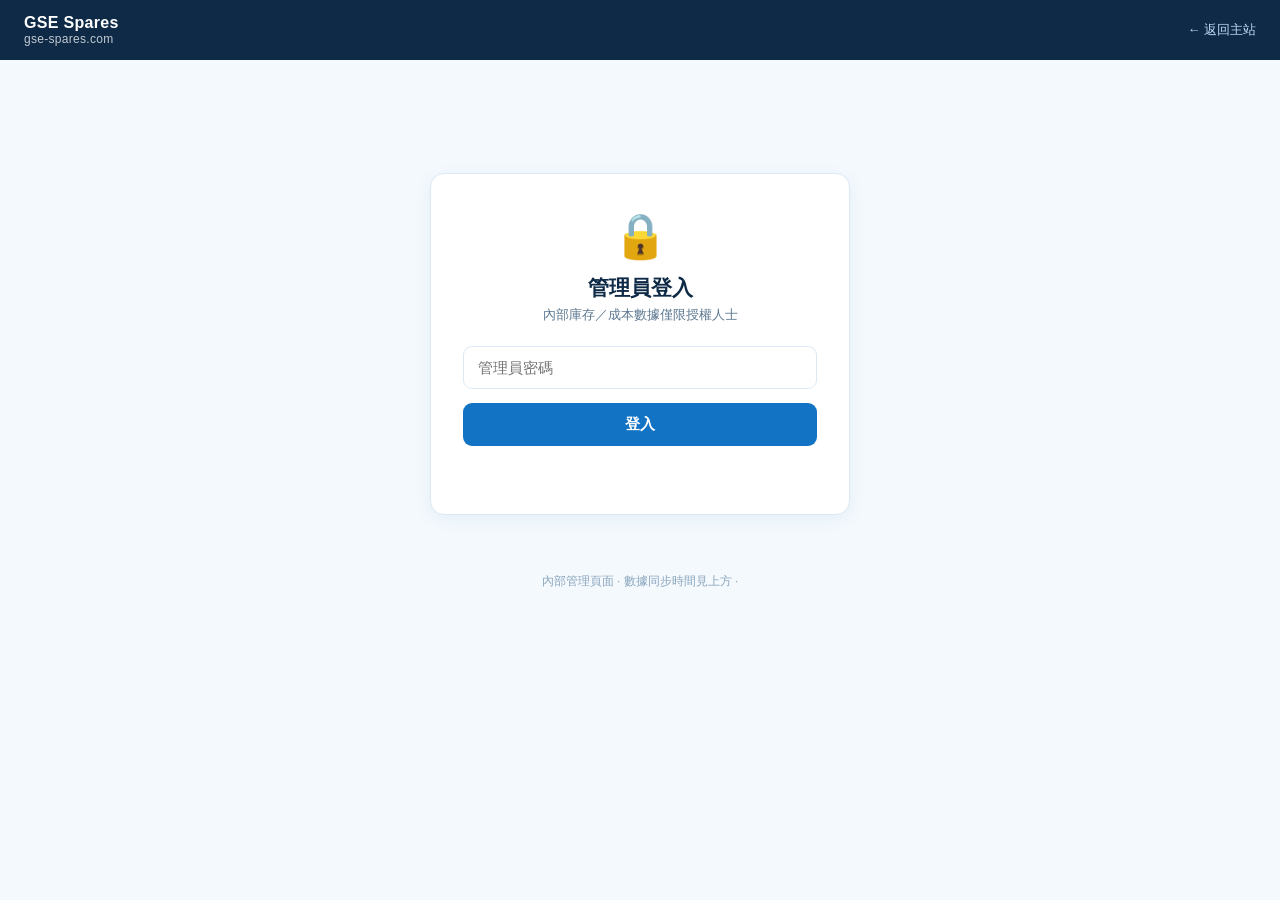
<file: admin/index.html>
<!DOCTYPE html>
<html lang="zh-HK">
<head>
<meta charset="UTF-8">
<meta name="viewport" content="width=device-width, initial-scale=1.0">
<meta name="robots" content="noindex,nofollow">
<title>管理員登入 — GSE Spares</title>
<style>
  :root { --blue:#1273c4; --blue-dk:#0b5aa5; --navy:#0e2a47; --bg:#f4f9fd; --line:#dce9f5; --ok:#1a7f4b; --err:#b3261e; }
  * { margin:0; padding:0; box-sizing:border-box; }
  body { font-family:-apple-system,"PingFang HK","Microsoft JhengHei",sans-serif; background:var(--bg); color:#183247; min-height:100vh; }
  header { background:var(--navy); color:#fff; padding:14px 24px; display:flex; justify-content:space-between; align-items:center; }
  header .brand { font-weight:700; letter-spacing:.3px; }
  header .brand small { display:block; font-weight:400; font-size:12px; opacity:.75; }
  header a { color:#bcd8f2; font-size:13px; text-decoration:none; }
  main { max-width:1100px; margin:0 auto; padding:32px 20px; }
  .card { background:#fff; border:1px solid var(--line); border-radius:14px; box-shadow:0 4px 18px rgba(18,115,196,.07); }
  /* login */
  .login-wrap { max-width:420px; margin:9vh auto 0; }
  .login-card { padding:36px 32px; text-align:center; }
  .login-card .lock { font-size:44px; }
  .login-card h1 { font-size:21px; margin:12px 0 4px; color:var(--navy); }
  .login-card p { font-size:13px; color:#5c7891; margin-bottom:22px; }
  .login-card input { width:100%; padding:12px 14px; font-size:15px; border:1.5px solid var(--line); border-radius:9px; outline:none; }
  .login-card input:focus { border-color:var(--blue); }
  .btn { display:inline-block; border:0; cursor:pointer; font-size:15px; font-weight:600; border-radius:9px; padding:12px 22px; }
  .btn-primary { background:var(--blue); color:#fff; width:100%; margin-top:14px; }
  .btn-primary:hover { background:var(--blue-dk); }
  .btn-primary:disabled { background:#9dbdd9; cursor:wait; }
  .msg { margin-top:14px; font-size:13.5px; min-height:18px; }
  .msg.err { color:var(--err); }
  /* dashboard */
  #dash { display:none; }
  .stats { display:grid; grid-template-columns:repeat(auto-fit,minmax(200px,1fr)); gap:14px; margin-bottom:22px; }
  .stat { padding:18px 20px; }
  .stat .k { font-size:12.5px; color:#5c7891; }
  .stat .v { font-size:26px; font-weight:700; color:var(--navy); margin-top:4px; }
  .bar { display:flex; gap:12px; align-items:center; flex-wrap:wrap; margin-bottom:14px; }
  .bar input[type=search] { flex:1; min-width:240px; padding:11px 14px; font-size:14.5px; border:1.5px solid var(--line); border-radius:9px; outline:none; }
  .bar input[type=search]:focus { border-color:var(--blue); }
  .meta { font-size:12.5px; color:#5c7891; }
  .tbl-wrap { overflow-x:auto; }
  table { width:100%; border-collapse:collapse; font-size:13.5px; }
  th { text-align:left; background:#eaf3fb; color:var(--navy); padding:10px 12px; border-bottom:2px solid var(--line); white-space:nowrap; }
  th.num, td.num { text-align:right; }
  td { padding:9px 12px; border-bottom:1px solid var(--line); }
  td.pn { font-weight:600; color:var(--blue-dk); white-space:nowrap; }
  td.desc { color:#3d5a73; }
  tr.zero td { background:#fdf3f2; }
  .zero-badge { display:inline-block; font-size:11px; background:var(--err); color:#fff; border-radius:5px; padding:1px 6px; margin-left:6px; }
  .hint { text-align:center; color:#5c7891; font-size:13.5px; padding:26px 0 10px; }
  .btn-ghost { background:#fff; border:1.5px solid var(--line); color:var(--navy); font-size:13.5px; padding:9px 16px; }
  .btn-ghost:hover { border-color:var(--blue); color:var(--blue-dk); }
  footer { text-align:center; font-size:12px; color:#8aa5bd; padding:26px 0 34px; }
  @media (max-width:560px){ th,td{padding:8px 8px;font-size:12.5px;} .stat .v{font-size:21px;} }
</style>
</head>
<body>
<header>
  <div class="brand">GSE Spares<small>gse-spares.com</small></div>
  <a href="/">← 返回主站</a>
</header>

<main>
  <div id="login" class="login-wrap">
    <div class="card login-card">
      <div class="lock">🔒</div>
      <h1>管理員登入</h1>
      <p>內部庫存／成本數據僅限授權人士</p>
      <input id="pw" type="password" placeholder="管理員密碼" autocomplete="current-password">
      <button id="go" class="btn btn-primary">登入</button>
      <div id="lmsg" class="msg"></div>
    </div>
  </div>

  <div id="dash">
    <div class="stats">
      <div class="card stat"><div class="k">SKU 總數</div><div class="v" id="s-sku">–</div></div>
      <div class="card stat"><div class="k">庫存總件數</div><div class="v" id="s-qty">–</div></div>
      <div class="card stat"><div class="k">庫存總值</div><div class="v" id="s-val">–</div></div>
      <div class="card stat"><div class="k">冇貨 SKU</div><div class="v" id="s-zero">–</div></div>
    </div>
    <div class="bar">
      <input id="q" type="search" placeholder="搜尋零件號／描述…">
      <span class="meta" id="meta"></span>
      <button id="logout" class="btn btn-ghost">登出</button>
    </div>
    <div class="card tbl-wrap">
      <table>
        <thead><tr>
          <th>Part No.</th><th>描述</th><th class="num">倉位</th>
          <th class="num">數量</th><th>單位</th>
          <th class="num">均價</th><th class="num">總值</th>
        </tr></thead>
        <tbody id="rows"></tbody>
      </table>
      <div class="hint" id="hint">輸入關鍵字搜尋零件（零件號或描述）</div>
    </div>
  </div>
</main>
<footer>內部管理頁面 · 數據同步時間見上方 · <span id="syncat"></span></footer>

<script>
const API = 'https://admin-api.jackylhy-spares.workers.dev';
const LS = 'gse_admin_auth';
let STOCK = null;

const $ = id => document.getElementById(id);
const auth = () => { try { return JSON.parse(localStorage.getItem(LS) || 'null'); } catch (e) { return null; } };
const valid = a => a && a.token && a.exp && Date.now() / 1000 < a.exp;

async function api(path, opts = {}) {
  const a = auth();
  const headers = Object.assign({'Content-Type': 'application/json'}, opts.headers || {});
  if (valid(a)) headers['Authorization'] = 'Bearer ' + a.token;
  return fetch(API + path, Object.assign({}, opts, {headers}));
}

function logout() { localStorage.removeItem(LS); location.reload(); }

function failAuth() { localStorage.removeItem(LS); $('dash').style.display = 'none'; $('login').style.display = 'block'; }

async function loadData() {
  const r = await api('/data');
  if (r.status === 401) { failAuth(); return false; }
  const j = await r.json();
  if (!j.ok) { failAuth(); return false; }
  STOCK = j.stock;
  $('syncat').textContent = '同步於 ' + j.syncedAt;
  renderStats();
  return true;
}

function renderStats() {
  let qty = 0, val = 0, zero = 0;
  for (const p of Object.values(STOCK)) { qty += p.qty || 0; val += p.total_val || 0; if (!p.qty) zero++; }
  $('s-sku').textContent = Object.keys(STOCK).length.toLocaleString();
  $('s-qty').textContent = qty.toLocaleString();
  $('s-val').textContent = Math.round(val).toLocaleString();
  $('s-zero').textContent = zero.toLocaleString();
}

function render(q) {
  const tbody = $('rows');
  tbody.innerHTML = '';
  if (!q || q.length < 2) { $('hint').style.display = 'block'; $('hint').textContent = '輸入關鍵字搜尋零件（零件號或描述）'; return; }
  const ql = q.toLowerCase();
  const hits = [];
  for (const [pn, p] of Object.entries(STOCK)) {
    if (pn.toLowerCase().includes(ql) || (p.desc || '').toLowerCase().includes(ql)) hits.push([pn, p]);
    if (hits.length >= 300) break;
  }
  hits.sort((a, b) => (a[1].qty ? 1 : 0) - (b[1].qty ? 1 : 0) || (b[1].total_val || 0) - (a[1].total_val || 0));
  for (const [pn, p] of hits) {
    const tr = document.createElement('tr');
    if (!p.qty) tr.className = 'zero';
    tr.innerHTML = '<td class="pn">' + pn + (!p.qty ? '<span class="zero-badge">冇貨</span>' : '') + '</td>'
      + '<td class="desc">' + (p.desc || '') + '</td>'
      + '<td class="num">' + (p.n_bins ?? '–') + '</td>'
      + '<td class="num">' + (p.qty ?? '–') + '</td>'
      + '<td>' + (p.uom || '') + '</td>'
      + '<td class="num">' + (p.avg_price != null ? p.avg_price.toLocaleString() : '–') + '</td>'
      + '<td class="num">' + (p.total_val != null ? Math.round(p.total_val).toLocaleString() : '–') + '</td>';
    tbody.appendChild(tr);
  }
  $('hint').style.display = 'none';
  $('meta').textContent = hits.length ? hits.length + ' 個結果' + (hits.length >= 300 ? '（顯示首 300）' : '') : '無結果';
}

async function doLogin() {
  const pw = $('pw').value;
  if (!pw) return;
  $('go').disabled = true;
  $('lmsg').className = 'msg'; $('lmsg').textContent = '';
  try {
    const r = await fetch(API + '/login', {method: 'POST', headers: {'Content-Type': 'application/json'}, body: JSON.stringify({password: pw})});
    const j = await r.json();
    if (!j.ok) { $('lmsg').className = 'msg err'; $('lmsg').textContent = '密碼錯誤'; return; }
    localStorage.setItem(LS, JSON.stringify({token: j.token, exp: j.exp}));
    $('login').style.display = 'none';
    $('dash').style.display = 'block';
    if (!await loadData()) { $('lmsg').className = 'msg err'; $('lmsg').textContent = '載入數據失敗'; }
  } catch (e) {
    $('lmsg').className = 'msg err'; $('lmsg').textContent = '網絡錯誤，請重試';
  } finally { $('go').disabled = false; }
}

$('go').addEventListener('click', doLogin);
$('pw').addEventListener('keydown', e => { if (e.key === 'Enter') doLogin(); });
$('logout').addEventListener('click', logout);
$('q').addEventListener('input', e => render(e.target.value.trim()));

// auto-resume: 有效 token 直接入 dashboard
(async () => {
  if (valid(auth())) {
    $('login').style.display = 'none';
    $('dash').style.display = 'block';
    if (!await loadData()) { $('login').style.display = 'block'; $('dash').style.display = 'none'; }
  }
})();
</script>
</body>
</html>
</file>
<file: assets/style.css>
/* ============================================================
   GSE Spares — GSE parts catalog template
   Design language: enterprise light/dark duality
   (light informational sections, dark hero & visual-search)
   System font stack only — zero third-party requests.
   ============================================================ */

:root{
  /* palette */
  --bg:#ffffff;
  --bg-alt:#f6f7f8;
  --ink:#111318;
  --ink-2:#3b3d45;
  --ink-3:#656a76;
  --line:#e3e5e8;
  --line-2:#d5d7db;
  --accent:#1868f2;
  --accent-strong:#0f4fc4;
  --accent-ink:#0d3c96;
  --accent-soft:#eef3fe;
  --sky:#dceafd;
  --sky-2:#eef4fe;
  --sky-line:#c9dcf8;
  --dark:#12294e;
  --dark-2:#0d1d3a;
  --dark-line:rgba(255,255,255,.16);
  --dark-ink:#eef3fb;
  --dark-ink-2:#b9c8e2;
  --ok:#0d7a43;
  --ok-soft:#e5f4ec;
  --warn:#9a6700;
  --warn-soft:#fdf3d8;
  --danger:#b3261e;
  --danger-soft:#fdecea;
  --rfq:#6b2fa0;
  --rfq-soft:#f3ebfb;

  /* type */
  --sans:system-ui,-apple-system,"Segoe UI",Roboto,"Helvetica Neue",Arial,"Noto Sans","PingFang HK","Microsoft JhengHei",sans-serif;
  --mono:ui-monospace,SFMono-Regular,Menlo,Monaco,Consolas,monospace;

  /* rhythm */
  --wrap:1160px;
  --r-sm:4px; --r:6px; --r-md:8px;
  --shadow:rgba(97,104,117,.05) 0 1px 1px,rgba(97,104,117,.05) 0 2px 2px;
  --shadow-up:rgba(15,20,30,.14) 0 10px 34px,rgba(15,20,30,.08) 0 2px 8px;
}

*,*::before,*::after{box-sizing:border-box}
html{scroll-behavior:smooth}
@media (prefers-reduced-motion:reduce){
  html{scroll-behavior:auto}
  *,*::before,*::after{animation-duration:.01ms!important;transition-duration:.01ms!important}
}
body{
  margin:0;
  font-family:var(--sans);
  font-size:16px;
  line-height:1.62;
  color:var(--ink);
  background:var(--bg);
  -webkit-font-smoothing:antialiased;
}
img{max-width:100%;display:block}
button{font:inherit;color:inherit}
a{color:var(--accent-ink)}

/* ---------- layout helpers ---------- */
.wrap{max-width:var(--wrap);margin:0 auto;padding:0 24px}
.sr-only{position:absolute;width:1px;height:1px;margin:-1px;padding:0;overflow:hidden;clip:rect(0 0 0 0);white-space:nowrap;border:0}
.skip{position:absolute;left:-999px;top:0;background:var(--ink);color:#fff;padding:8px 14px;z-index:200}
.skip:focus{left:12px;top:12px}
.noscript{margin:0;padding:14px 24px;background:var(--warn-soft);color:var(--warn);font-weight:600}
:focus-visible{outline:3px solid var(--accent);outline-offset:2px}

/* ---------- typography ---------- */
.kicker{
  font-size:13px;font-weight:600;letter-spacing:1.3px;
  text-transform:uppercase;color:var(--ink-3);margin:0 0 10px;
}
/* honeypot field: humans never see it */
.f-honey{position:absolute;left:-9999px;top:-9999px;width:1px;height:1px;opacity:0;pointer-events:none}
.kicker-dark{color:#8a93a3}
.h2{font-size:clamp(30px,4vw,42px);font-weight:700;line-height:1.18;letter-spacing:-.4px;margin:0 0 12px}
.h2-dark{color:var(--dark-ink)}
.h3{font-size:20px;font-weight:700;line-height:1.25;margin:0 0 10px}
.h3-dark{color:var(--dark-ink)}
.section{padding:72px 0}
.section-alt{background:var(--bg-alt)}
.section-dark{background:linear-gradient(180deg,var(--sky-2) 0%,var(--sky) 100%);color:var(--ink)}
.section-sub{font-size:17px;color:var(--ink-3);max-width:640px;margin:0 0 36px}
.sub-dark{color:var(--dark-ink-2)}

/* ---------- buttons & controls ---------- */
.btn{
  display:inline-flex;align-items:center;gap:8px;justify-content:center;
  background:var(--ink);color:#fff;border:1px solid var(--ink);
  padding:10px 18px;border-radius:var(--r);font-weight:600;font-size:15px;
  cursor:pointer;text-decoration:none;box-shadow:var(--shadow);
  transition:background .15s,border-color .15s,transform .05s;
}
.btn:hover{background:#000;border-color:#000}
.btn:active{transform:translateY(1px)}
.btn-accent{background:var(--accent);border-color:var(--accent)}
.btn-accent:hover{background:var(--accent-strong);border-color:var(--accent-strong)}
.btn-sm{padding:7px 12px;font-size:13.5px}
.btn-block{width:100%}
.btn[disabled]{opacity:.55;cursor:not-allowed}
.link-btn{
  background:none;border:none;padding:0;color:var(--accent-ink);
  cursor:pointer;font-size:13.5px;font-weight:600;text-decoration:underline;
  text-underline-offset:3px;
}
.link-btn:hover{color:var(--accent)}
.icon-btn{
  display:inline-flex;align-items:center;justify-content:center;
  width:32px;height:32px;border:1px solid var(--line-2);border-radius:var(--r);
  background:#fff;cursor:pointer;color:var(--ink-2);flex:none;
}
.icon-btn:hover{border-color:var(--ink-3);color:var(--ink)}
.select,.filters input[type=search],.toolbar input[type=search],.model-tools input,.field input,.field textarea,.drawer textarea{
  font:inherit;font-size:14.5px;color:var(--ink);
  background:#fff;border:1px solid var(--line-2);border-radius:var(--r);
  padding:9px 11px;width:100%;
}
.select{appearance:none;padding-right:30px;cursor:pointer;
  background-image:url("data:image/svg+xml;charset=utf-8,%3Csvg xmlns='http://www.w3.org/2000/svg' viewBox='0 0 12 8'%3E%3Cpath d='M1 1.5l5 5 5-5' fill='none' stroke='%23656a76' stroke-width='1.8' stroke-linecap='round'/%3E%3C/svg%3E");
  background-repeat:no-repeat;background-position:right 10px center;background-size:12px;
}
.select:focus,.select:hover,input[type=search]:focus,textarea:focus,input:not([type=checkbox]):focus{border-color:var(--accent)}
.select-sm{width:auto;padding:7px 30px 7px 10px;font-size:13.5px}

/* ---------- header ---------- */
.site-header{
  position:sticky;top:0;z-index:100;background:rgba(255,255,255,.94);
  backdrop-filter:blur(8px);border-bottom:1px solid var(--line);
}
.header-in{display:flex;align-items:center;gap:28px;height:64px}
.brand{display:flex;align-items:center;gap:10px;text-decoration:none;color:var(--ink);flex:none}
.brand-mark{color:var(--accent)}
.brand-name{font-size:17px;font-weight:700;letter-spacing:-.2px}
.nav{display:flex;gap:22px;margin-left:auto}
.nav a{
  color:var(--ink-2);text-decoration:none;font-size:14.5px;font-weight:500;
  padding:6px 2px;border-bottom:2px solid transparent;
}
.nav a:hover{color:var(--ink);border-bottom-color:var(--accent)}
.header-actions{display:flex;align-items:center;gap:14px;flex:none}
.lang{display:flex;border:1px solid var(--line-2);border-radius:var(--r);overflow:hidden}
.lang-btn{
  border:none;background:#fff;padding:6px 10px;font-size:12.5px;font-weight:600;
  cursor:pointer;color:var(--ink-3);
}
.lang-btn.is-active{background:var(--ink);color:#fff}
.badge{
  background:#fff;color:var(--accent-ink);border-radius:99px;
  font-size:11.5px;font-weight:700;padding:1px 7px;margin-left:2px;
}
.burger{display:none;flex-direction:column;gap:4px;background:none;border:none;padding:8px;cursor:pointer}
.burger span{width:20px;height:2px;background:var(--ink);border-radius:2px}

/* ---------- hero ---------- */
.hero{
  color:var(--dark-ink);
  padding:76px 0 84px;
  background:
    radial-gradient(1100px 460px at 85% -10%, #ffffff 0%, rgba(255,255,255,0) 55%),
    radial-gradient(900px 500px at -10% 110%, #6ea8ff 0%, rgba(110,168,255,0) 60%),
    linear-gradient(168deg, #2f6bd8 0%, #1c4fb6 58%, #16418f 100%);
}
.hero-in{max-width:780px}
.hero-title{
  font-size:clamp(36px,6vw,62px);font-weight:800;line-height:1.12;
  letter-spacing:-1px;margin:0 0 16px;font-feature-settings:"kern";color:#fff;
}
.hero-sub{font-size:18px;line-height:1.6;color:#d3e0f7;margin:0 0 32px;max-width:620px}

.searchbox{background:rgba(255,255,255,.97);border:1px solid var(--sky-line);border-radius:var(--r-md);padding:16px;box-shadow:0 18px 44px rgba(13,29,58,.25)}
.seg{display:inline-flex;background:#e7eefb;border-radius:var(--r);padding:3px;margin-bottom:12px}
.seg-btn{
  border:none;background:transparent;color:#44557c;
  padding:6px 14px;font-size:13px;font-weight:600;border-radius:var(--r-sm);cursor:pointer;
}
.seg-btn.is-active{background:#fff;color:var(--accent-ink);box-shadow:0 1px 3px rgba(13,29,58,.18)}
.search-row{display:flex;align-items:center;gap:10px;position:relative}
.search-ico{color:#7d93bd;flex:none}
.search-row input{
  flex:1;background:transparent;border:none;color:#16233d;
  font:inherit;font-size:16.5px;padding:10px 0;outline:none;min-width:0;
}
.search-row input::placeholder{color:#8598bd}
.hero-hint{margin:12px 0 0;font-size:13px;color:#5e7099;display:flex;align-items:center;gap:8px;flex-wrap:wrap}

.suggest{
  position:absolute;top:calc(100% + 6px);left:0;right:0;z-index:60;
  list-style:none;margin:0;padding:6px;background:#fff;border:1px solid var(--line);
  border-radius:var(--r-md);box-shadow:var(--shadow-up);color:var(--ink);
}

/* ---------- finder / xref modes ---------- */
.mode-panel{margin-top:4px}
.seg-sub{margin-bottom:10px}
.finder-row{display:grid;grid-template-columns:1fr 1fr 1fr auto;gap:12px;align-items:end}
.finder-field{min-width:0}
.finder-field .select{background-color:var(--dark-2);border-color:var(--dark-line);color:var(--dark-ink)}
.finder-field .flabel{color:#8a93a3}
.finder-go{height:42px}
.xref-result{margin-top:14px;display:flex;flex-direction:column;gap:10px}
.xref-row{
  display:grid;grid-template-columns:1fr auto 1fr auto;gap:14px;align-items:center;
  background:#fff;border:1px solid var(--line);border-radius:var(--r-md);
  padding:12px 16px;color:var(--ink);box-shadow:var(--shadow);
}
.xref-oem{font-family:var(--mono);font-size:14px;font-weight:700;margin:0}
.xref-oem-sub{font-size:12px;color:var(--ink-3);margin:2px 0 0}
.xref-arrow{color:var(--accent);flex:none}
.xref-ours{font-family:var(--mono);font-size:14px;font-weight:700;color:var(--accent-ink);margin:0}
.xref-our-sub{font-size:12px;color:var(--ink-3);margin:2px 0 0}
.xref-none{
  background:#fff;border:1px dashed var(--line-2);border-radius:var(--r-md);
  padding:16px;font-size:14px;color:var(--ink-2);
}
.xref-none strong{color:var(--ink)}

/* ---------- featured / brands ---------- */
.sec-head{display:flex;justify-content:space-between;align-items:flex-end;gap:16px;margin-bottom:24px;flex-wrap:wrap}
.sec-head .h2{margin-bottom:0}
.brands-band{background:var(--bg-alt);border-top:1px solid var(--line);border-bottom:1px solid var(--line);padding:44px 0}
.brands-t{font-size:15px;font-weight:700;text-align:center;margin:0 0 22px;color:var(--ink-2)}
.brand-wall{display:flex;flex-wrap:wrap;gap:10px;justify-content:center;max-width:820px;margin:0 auto}
.brand-chip{
  background:#fff;border:1px solid var(--line-2);border-radius:var(--r);
  padding:10px 18px;font-size:14px;font-weight:700;color:var(--ink-2);cursor:pointer;
  letter-spacing:.2px;transition:border-color .15s,color .15s;
}
.brand-chip:hover{border-color:var(--accent);color:var(--accent-ink)}
.brands-sub{font-size:12.5px;color:var(--ink-3);text-align:center;margin:18px 0 0}
.section-tight{padding-bottom:40px}
.sug{
  display:grid;grid-template-columns:auto 1fr auto;gap:10px;align-items:center;
  width:100%;background:none;border:none;text-align:left;padding:8px 10px;
  border-radius:var(--r-sm);cursor:pointer;
}
.sug:hover,.sug:focus-visible{background:var(--accent-soft)}
.sug-kind{
  font-size:10.5px;font-weight:700;text-transform:uppercase;letter-spacing:.6px;
  color:var(--accent-ink);background:var(--accent-soft);border-radius:3px;padding:2px 6px;
}
.sug-label{font-weight:600;font-size:14.5px}
.sug-sub{font-size:12.5px;color:var(--ink-3)}

/* ---------- chips ---------- */
.chip{
  display:inline-block;background:#fff;border:1px solid var(--sky-line);
  color:var(--accent-ink);border-radius:99px;padding:5px 14px;font-size:13px;font-weight:500;
  cursor:pointer;text-decoration:none;
}
.chip:hover{border-color:var(--accent)}
.chip-mini{background:transparent;font-size:12.5px;padding:3px 11px}
.chips{display:flex;flex-wrap:wrap;gap:10px;margin-bottom:20px}
.chip-light{
  background:#fff;color:var(--ink-2);border:1px solid var(--line-2);
  border-radius:99px;padding:7px 16px;font-size:13.5px;font-weight:600;cursor:pointer;
}
.chip-light:hover{border-color:var(--ink-3)}
.chip-light.is-active{background:var(--ink);border-color:var(--ink);color:#fff}

/* ---------- stats band ---------- */
.stats-band{background:linear-gradient(120deg,#1c4fb6,#2f6bd8);color:#fff;padding:34px 0;box-shadow:0 8px 24px rgba(13,29,58,.18)}
.stats-grid{display:grid;grid-template-columns:repeat(4,1fr);gap:24px}
.stat{display:flex;flex-direction:column;gap:2px}
.stat-n{font-size:30px;font-weight:800;letter-spacing:-.5px;line-height:1.1;color:#fff}
.stat-l{font-size:13.5px;color:#cddcf8}

/* ---------- equipment categories ---------- */
.cat-grid{display:grid;grid-template-columns:repeat(auto-fill,minmax(240px,1fr));gap:18px}
.cat-card{
  display:flex;flex-direction:column;gap:6px;background:#fff;border:1px solid var(--line);
  border-radius:var(--r-md);padding:22px;text-decoration:none;color:var(--ink);
  box-shadow:var(--shadow);transition:border-color .15s,transform .15s;
}
.cat-card:hover{border-color:var(--accent);transform:translateY(-2px)}
.cat-ico{color:var(--accent);margin-bottom:6px;height:60px;display:flex;align-items:center}
.cat-t{font-size:17px;font-weight:700;margin:0;line-height:1.3}
.cat-meta{font-size:13px;color:var(--ink-3);margin:0}
.cat-link{margin-top:10px;font-size:13.5px;font-weight:600;color:var(--accent-ink)}

/* ---------- models ---------- */
.model-tools{margin-bottom:18px;max-width:380px}
.model-grid{display:grid;grid-template-columns:repeat(auto-fill,minmax(250px,1fr));gap:14px}
.model-card{
  display:flex;flex-direction:column;gap:3px;align-items:flex-start;text-align:left;min-width:0;max-width:100%;
  background:#fff;border:1px solid var(--line);border-radius:var(--r-md);
  padding:16px 18px;cursor:pointer;box-shadow:var(--shadow);
  transition:border-color .15s,transform .15s;
}
.model-card *{min-width:0;overflow-wrap:break-word}
.model-card:hover{border-color:var(--accent);transform:translateY(-2px)}
.model-card.is-active{border-color:var(--accent);background:var(--accent-soft)}
.model-oem{font-size:11.5px;font-weight:700;letter-spacing:.8px;text-transform:uppercase;color:var(--accent-ink)}
.model-name{font-size:16.5px;font-weight:700;line-height:1.25}
.model-type{font-size:13px;color:var(--ink-3)}
.model-meta{font-size:12.5px;color:var(--ink-3);margin-top:4px}

/* header: burger breakpoint earlier so actions never overflow */
@media (max-width:920px){
  .nav{display:none;position:absolute;top:64px;left:0;right:0;background:#fff;
    flex-direction:column;gap:0;padding:8px 24px 16px;border-bottom:1px solid var(--line);box-shadow:var(--shadow-up)}
  .nav.is-open{display:flex}
  .nav a{padding:12px 0;border-bottom:none;font-size:16px}
  .burger{display:flex}
}
@media (max-width:920px) and (min-width:761px){
  .header-in{gap:14px}
  .brand-name{display:none}
}

/* ---------- catalog ---------- */
.catalog{display:grid;grid-template-columns:250px 1fr;gap:28px;align-items:start}
.filters{
  background:#fff;border:1px solid var(--line);border-radius:var(--r-md);
  padding:18px;box-shadow:var(--shadow);position:sticky;top:84px;
}
.filters-head{display:flex;justify-content:space-between;align-items:center;margin-bottom:14px}
.filters-head .h3{margin:0;font-size:16px}
.fgroup{margin-bottom:14px}
.flabel{display:block;font-size:12.5px;font-weight:600;color:var(--ink-3);margin-bottom:5px;text-transform:uppercase;letter-spacing:.5px}
.fcheck{display:flex;align-items:center;gap:8px}
.fcheck label{font-size:14px;font-weight:500;cursor:pointer}
.fcheck input{width:16px;height:16px;accent-color:var(--accent);cursor:pointer}

.toolbar{display:flex;gap:12px;align-items:center;margin-bottom:14px;flex-wrap:wrap}
.toolbar input[type=search]{flex:1;min-width:200px}
.toolbar-right{display:flex;align-items:center;gap:10px;margin-left:auto}
.count{font-size:13px;color:var(--ink-3);white-space:nowrap}

.model-banner{
  display:flex;justify-content:space-between;align-items:center;gap:12px;
  background:var(--accent-soft);border:1px solid #c9dbfc;border-radius:var(--r);
  padding:9px 14px;font-size:13.5px;font-weight:600;color:var(--accent-ink);margin-bottom:14px;
}

.part-grid{display:grid;grid-template-columns:repeat(auto-fill,minmax(252px,1fr));gap:16px}
.part-card{
  display:flex;flex-direction:column;background:#fff;border:1px solid var(--line);
  border-radius:var(--r-md);overflow:hidden;box-shadow:var(--shadow);position:relative;
}
.part-media{
  height:132px;display:flex;align-items:center;justify-content:center;
  background:linear-gradient(180deg,#f2f5fa,#e9eef6);color:var(--accent);position:relative;
}
.part-media svg{opacity:.9}
.part-media.has-photo{padding:0}
.part-photo{
  width:100%;height:100%;object-fit:cover;display:block;
  background:#fff;
}
@media (prefers-reduced-motion: no-preference){
  .part-photo{transition:transform .25s ease}
  .part-card:hover .part-photo{transform:scale(1.04)}
}
.part-body{padding:14px 16px 16px;display:flex;flex-direction:column;gap:6px;flex:1;min-width:0}
.part-body>*{min-width:0}
.part-pn{
  font-family:var(--mono);font-size:12px;color:var(--ink-3);margin:0;
  letter-spacing:.2px;white-space:nowrap;overflow:hidden;text-overflow:ellipsis;
}
.part-oem{
  font-family:var(--mono);font-size:10.5px;color:var(--ink-3);opacity:.85;margin:0;
  letter-spacing:.2px;white-space:nowrap;overflow:hidden;text-overflow:ellipsis;
}
.part-name{font-size:15.5px;font-weight:700;line-height:1.3;margin:0;overflow-wrap:break-word}
.part-fit{font-size:12.5px;color:var(--ink-3);margin:0;overflow:hidden;text-overflow:ellipsis;white-space:nowrap;max-width:100%}
.fit-label{font-weight:600}
.part-tags{display:flex;gap:6px;flex-wrap:wrap}
.tag{font-size:11px;font-weight:600;padding:2px 8px;border-radius:3px;text-transform:uppercase;letter-spacing:.4px}
.tag-cond-new{background:var(--ok-soft);color:var(--ok)}
.tag-cond-svc{background:var(--warn-soft);color:var(--warn)}
.tag-cond-oh{background:var(--accent-soft);color:var(--accent-ink)}
.tag-cat{background:var(--bg-alt);color:var(--ink-3)}
.part-foot{display:flex;justify-content:space-between;align-items:flex-end;gap:8px;margin-top:auto;padding-top:8px}
.part-price-wrap{display:flex;flex-direction:column;gap:2px}
.part-price{font-weight:700;font-size:15.5px}
.part-price.rfq{color:var(--rfq);font-size:13.5px;font-weight:600}
.stock{font-size:12px;font-weight:600}
.stock.in{color:var(--ok)}
.stock.low{color:var(--warn)}
.stock.out{color:var(--danger)}
.part-actions{display:flex;gap:6px;align-items:center}

.empty{
  text-align:center;padding:56px 20px;border:1px dashed var(--line-2);
  border-radius:var(--r-md);background:#fff;
}
.empty-title{font-size:18px;font-weight:700;margin:0 0 6px}
.empty-sub{font-size:14px;color:var(--ink-3);max-width:420px;margin:0 auto 16px}

/* ---------- visual search ---------- */
.visual-box{max-width:720px}
.dropzone{
  display:flex;flex-direction:column;align-items:center;gap:8px;text-align:center;
  border:2px dashed #a8c4ef;background:rgba(255,255,255,.75);border-radius:var(--r-md);
  padding:52px 24px;cursor:pointer;color:#5b7cb6;
  transition:border-color .15s,background .15s;
}
.dropzone:hover,.dropzone.is-drag,.dropzone:focus-visible{border-color:var(--accent);background:#fff;color:var(--accent-ink)}
.dz-text{margin:10px 0 0;font-size:16px;font-weight:600;color:var(--ink)}
.dz-sub{margin:0;font-size:12.5px;color:var(--ink-3)}

.vs-preview{display:grid;grid-template-columns:280px 1fr;gap:22px;margin-top:22px;align-items:start}
.vs-photo-wrap{position:relative;border:1px solid var(--sky-line);border-radius:var(--r-md);overflow:hidden;background:#fff;box-shadow:var(--shadow)}
#vsPhoto{width:100%;height:220px;object-fit:cover}
.vs-demo-tag{
  position:absolute;bottom:8px;left:8px;background:rgba(18,41,78,.82);color:#a8c8ff;
  font-size:10.5px;font-weight:700;letter-spacing:.6px;text-transform:uppercase;
  padding:3px 8px;border-radius:3px;
}
.vs-progress{padding-top:6px}
.vs-bar{height:6px;background:#d3e2f8;border-radius:99px;overflow:hidden;margin:8px 0 12px}
.vs-bar-fill{height:100%;width:0;background:var(--accent);border-radius:99px;transition:width .4s ease}
.vs-status{font-size:13.5px;color:var(--ink-2);margin:0 0 10px}
.vs-results{margin-top:30px}
.vs-results .part-card{background:#fff;border-color:var(--sky-line)}
.vs-results .part-media{background:linear-gradient(180deg,#f3f7ff,#e8f0fd)}
.vs-results .part-name,.vs-results .part-price{color:var(--ink)}
.vs-results .part-pn{color:var(--ink-3)}

.privacy-note{
  display:flex;gap:8px;align-items:flex-start;max-width:640px;margin-top:26px;
  font-size:12.5px;color:#4c639a;line-height:1.55;
}
.privacy-note svg{flex:none;margin-top:2px}
.match-badge{
  position:absolute;top:10px;left:10px;background:#123a7c;color:#9fd8ff;
  font-size:11.5px;font-weight:700;padding:3px 9px;border-radius:99px;
  font-family:var(--mono);letter-spacing:.3px;
}

/* ---------- services ---------- */
.svc-grid{display:grid;grid-template-columns:repeat(auto-fill,minmax(300px,1fr));gap:16px}
.svc{background:#fff;border:1px solid var(--line);border-radius:var(--r-md);padding:24px;box-shadow:var(--shadow)}
.svc-ico{
  width:42px;height:42px;border-radius:var(--r);background:var(--accent-soft);
  color:var(--accent-ink);display:flex;align-items:center;justify-content:center;margin-bottom:12px;
}
.svc-t{font-size:16.5px;font-weight:700;margin:0 0 6px}
.svc-d{font-size:14px;color:var(--ink-3);margin:0}

/* ---------- certs ---------- */
.certs{background:var(--bg-alt);border-top:1px solid var(--line);border-bottom:1px solid var(--line);padding:40px 0}
.certs-in{display:flex;align-items:center;gap:24px;flex-wrap:wrap}
.certs-t{font-size:13px;font-weight:700;letter-spacing:1.2px;text-transform:uppercase;color:var(--ink-3);margin:0}
.cert-list{display:flex;gap:10px;list-style:none;margin:0;padding:0;flex-wrap:wrap}
.cert{
  background:#fff;border:1px solid var(--line-2);border-radius:var(--r);
  padding:7px 14px;font-size:13px;font-weight:600;color:var(--ink-2);
}
.certs-sub{font-size:12px;color:var(--ink-3);margin:0;width:100%}

/* ---------- contact ---------- */
.contact-grid{display:grid;grid-template-columns:1fr 340px;gap:48px;align-items:start}
.frow{display:grid;grid-template-columns:1fr 1fr;gap:16px}
.field{margin-bottom:16px}
.field label{display:block;font-size:13.5px;font-weight:600;margin-bottom:6px}
.field input,.field textarea{resize:vertical}
.field-err{color:var(--danger);font-size:12.5px;margin:5px 0 0;min-height:1em}
.field.invalid input,.field.invalid textarea{border-color:var(--danger)}
.form-note{font-size:12.5px;color:var(--ink-3);margin:12px 0 0}
.form-ok{
  background:var(--ok-soft);border:1px solid #bfe4d0;border-radius:var(--r-md);
  padding:24px;color:#0b5d34;
}
.contact-info{background:var(--bg-alt);border:1px solid var(--line);border-radius:var(--r-md);padding:24px}
.info-list{margin:0}
.info-list>div{padding:10px 0;border-bottom:1px solid var(--line)}
.info-list>div:last-child{border-bottom:none}
.info-list dt{font-size:12px;font-weight:700;text-transform:uppercase;letter-spacing:.6px;color:var(--ink-3);margin-bottom:2px}
.info-list dd{margin:0;font-size:14.5px;font-weight:500}

/* ---------- footer ---------- */
.footer{background:var(--dark-2);color:#b9c8e2;padding:56px 0 0;margin-top:0}
.footer-grid{display:grid;grid-template-columns:1.6fr 1fr 1fr;gap:40px;padding-bottom:40px}
.footer-brand{color:#fff;font-size:17px;font-weight:700;margin:0 0 10px}
.footer-about{font-size:13.5px;line-height:1.7;margin:0;max-width:420px}
.footer-h{color:#fff;font-size:13px;font-weight:700;letter-spacing:.8px;text-transform:uppercase;margin:0 0 12px}
.footer-nav{display:flex;flex-direction:column;gap:8px}
.footer-nav a{color:#b9c8e2;text-decoration:none;font-size:13.5px}
.footer-nav a:hover{color:#fff}
.footer-line{font-size:13.5px;margin:0 0 8px;color:#dce6f7}
.footer-bottom{
  display:flex;justify-content:space-between;gap:16px;flex-wrap:wrap;
  border-top:1px solid rgba(255,255,255,.12);padding:18px 24px;
  font-size:12.5px;color:#8fa3c7;max-width:var(--wrap);margin:0 auto;
}
.footer-demo{margin:0}

/* ---------- drawer (RFQ list) ---------- */
.scrim{position:fixed;inset:0;background:rgba(13,14,18,.55);z-index:150}
.drawer{
  position:fixed;top:0;right:0;bottom:0;width:min(420px,100vw);z-index:160;
  background:#fff;border-left:1px solid var(--line);display:flex;flex-direction:column;
  box-shadow:var(--shadow-up);
}
.drawer[aria-hidden="true"]{display:none}
.drawer-head{display:flex;justify-content:space-between;align-items:center;padding:18px 20px;border-bottom:1px solid var(--line)}
.drawer-head .h3{margin:0}
.drawer-body{flex:1;overflow-y:auto;padding:16px 20px}
.cart-list{list-style:none;margin:0 0 16px;padding:0;display:flex;flex-direction:column;gap:12px}
.cart-row{display:flex;justify-content:space-between;gap:12px;border:1px solid var(--line);border-radius:var(--r);padding:12px}
.cart-row-info{min-width:0}
.cart-pn{font-family:var(--mono);font-size:11.5px;color:var(--ink-3);margin:0 0 2px}
.cart-nm{font-size:14px;font-weight:700;margin:0 0 2px;line-height:1.3}
.cart-pr{font-size:12.5px;color:var(--ink-3);margin:0}
.cart-row-ops{display:flex;flex-direction:column;align-items:flex-end;gap:8px;flex:none}
.qty{display:flex;align-items:center;gap:8px}
.qty-btn{
  width:24px;height:24px;border:1px solid var(--line-2);background:#fff;border-radius:var(--r-sm);
  cursor:pointer;font-size:15px;line-height:1;display:flex;align-items:center;justify-content:center;
}
.qty-btn:hover{border-color:var(--ink-3)}
.qty-n{font-weight:700;font-size:14px;min-width:18px;text-align:center}
.cart-empty{font-size:14px;color:var(--ink-3);padding:28px 0;text-align:center;border:1px dashed var(--line-2);border-radius:var(--r-md)}
.cart-note-l{display:block;font-size:12.5px;font-weight:600;color:var(--ink-3);margin:6px 0 6px}
.drawer-foot{border-top:1px solid var(--line);padding:16px 20px;display:flex;flex-direction:column;gap:8px}
.cart-total{display:flex;justify-content:space-between;font-size:14px;margin:0;color:var(--ink-2)}
.cart-total strong{font-size:17px;color:var(--ink)}
.cart-rfq-note{font-size:11.5px;color:var(--ink-3);margin:0 0 6px}
.cart-ok{padding:20px;background:var(--ok-soft);color:#0b5d34;border-radius:var(--r-md);margin:16px 20px}

/* ---------- quick view ---------- */
.qv{border:none;border-radius:var(--r-md);padding:0;width:min(680px,92vw);box-shadow:var(--shadow-up)}
.qv::backdrop{background:rgba(13,14,18,.55)}
.qv-head{display:flex;justify-content:space-between;align-items:center;padding:14px 18px;border-bottom:1px solid var(--line)}
.qv-pn{font-family:var(--mono);font-size:13px;color:var(--ink-3)}
.qv-body{display:grid;grid-template-columns:250px 1fr;gap:20px;padding:18px}
.qv-media{height:210px;display:flex;align-items:center;justify-content:center;background:linear-gradient(180deg,#f2f5fa,#e9eef6);color:var(--accent);border-radius:var(--r)}
.qv-media.has-photo{padding:0;overflow:hidden}
.qv-media .part-photo{object-fit:contain;height:100%;width:100%}
.qv-name{font-size:19px;font-weight:700;margin:0 0 8px;line-height:1.3}
.qv-line{display:flex;align-items:center;gap:12px;margin:0 0 14px}
.qv-price{font-size:18px;font-weight:700}
.qv-specs{width:100%;border-collapse:collapse;font-size:13.5px;margin:0 0 16px}
.qv-specs th{text-align:left;font-weight:600;color:var(--ink-3);padding:7px 0;border-bottom:1px solid var(--line);width:38%}
.qv-specs td{padding:7px 0;border-bottom:1px solid var(--line);font-weight:500}

/* ---------- toast ---------- */
.toast{
  position:fixed;bottom:24px;left:50%;transform:translateX(-50%) translateY(16px);
  background:var(--ink);color:#fff;padding:11px 20px;border-radius:var(--r);
  font-size:14px;font-weight:600;opacity:0;pointer-events:none;z-index:300;
  transition:opacity .2s,transform .2s;box-shadow:var(--shadow-up);max-width:90vw;text-align:center;
}
.toast.show{opacity:1;transform:translateX(-50%) translateY(0)}

/* ---------- responsive ---------- */
@media (max-width:1000px){
  .catalog{grid-template-columns:1fr}
  .filters{position:static;display:grid;grid-template-columns:repeat(auto-fit,minmax(160px,1fr));gap:12px}
  .filters-head{grid-column:1/-1;margin-bottom:0}
  .contact-grid{grid-template-columns:1fr;gap:32px}
  .stats-grid{grid-template-columns:repeat(2,1fr)}
  .footer-grid{grid-template-columns:1fr 1fr}
}
@media (max-width:760px){
  .nav{
    display:none;position:absolute;top:64px;left:0;right:0;background:#fff;
    flex-direction:column;gap:0;padding:8px 24px 16px;border-bottom:1px solid var(--line);
  }
  .nav.is-open{display:flex}
  .nav a{padding:12px 0;border-bottom:none;font-size:16px}
  .burger{display:flex}
  .header-in{gap:14px}
  .brand-name{display:none}
  .hero{padding:52px 0 60px}
  .section{padding:52px 0}
  .search-row input{font-size:15.5px}
  .vs-preview{grid-template-columns:1fr}
  .frow{grid-template-columns:1fr}
  .qv-body{grid-template-columns:1fr}
  .footer-grid{grid-template-columns:1fr;gap:28px}
  .stats-grid{grid-template-columns:repeat(2,1fr);gap:16px}
  .finder-row{grid-template-columns:1fr;gap:10px}
  .xref-row{grid-template-columns:1fr;gap:8px;text-align:left}
  .xref-arrow{transform:rotate(90deg)}
}
</file>
